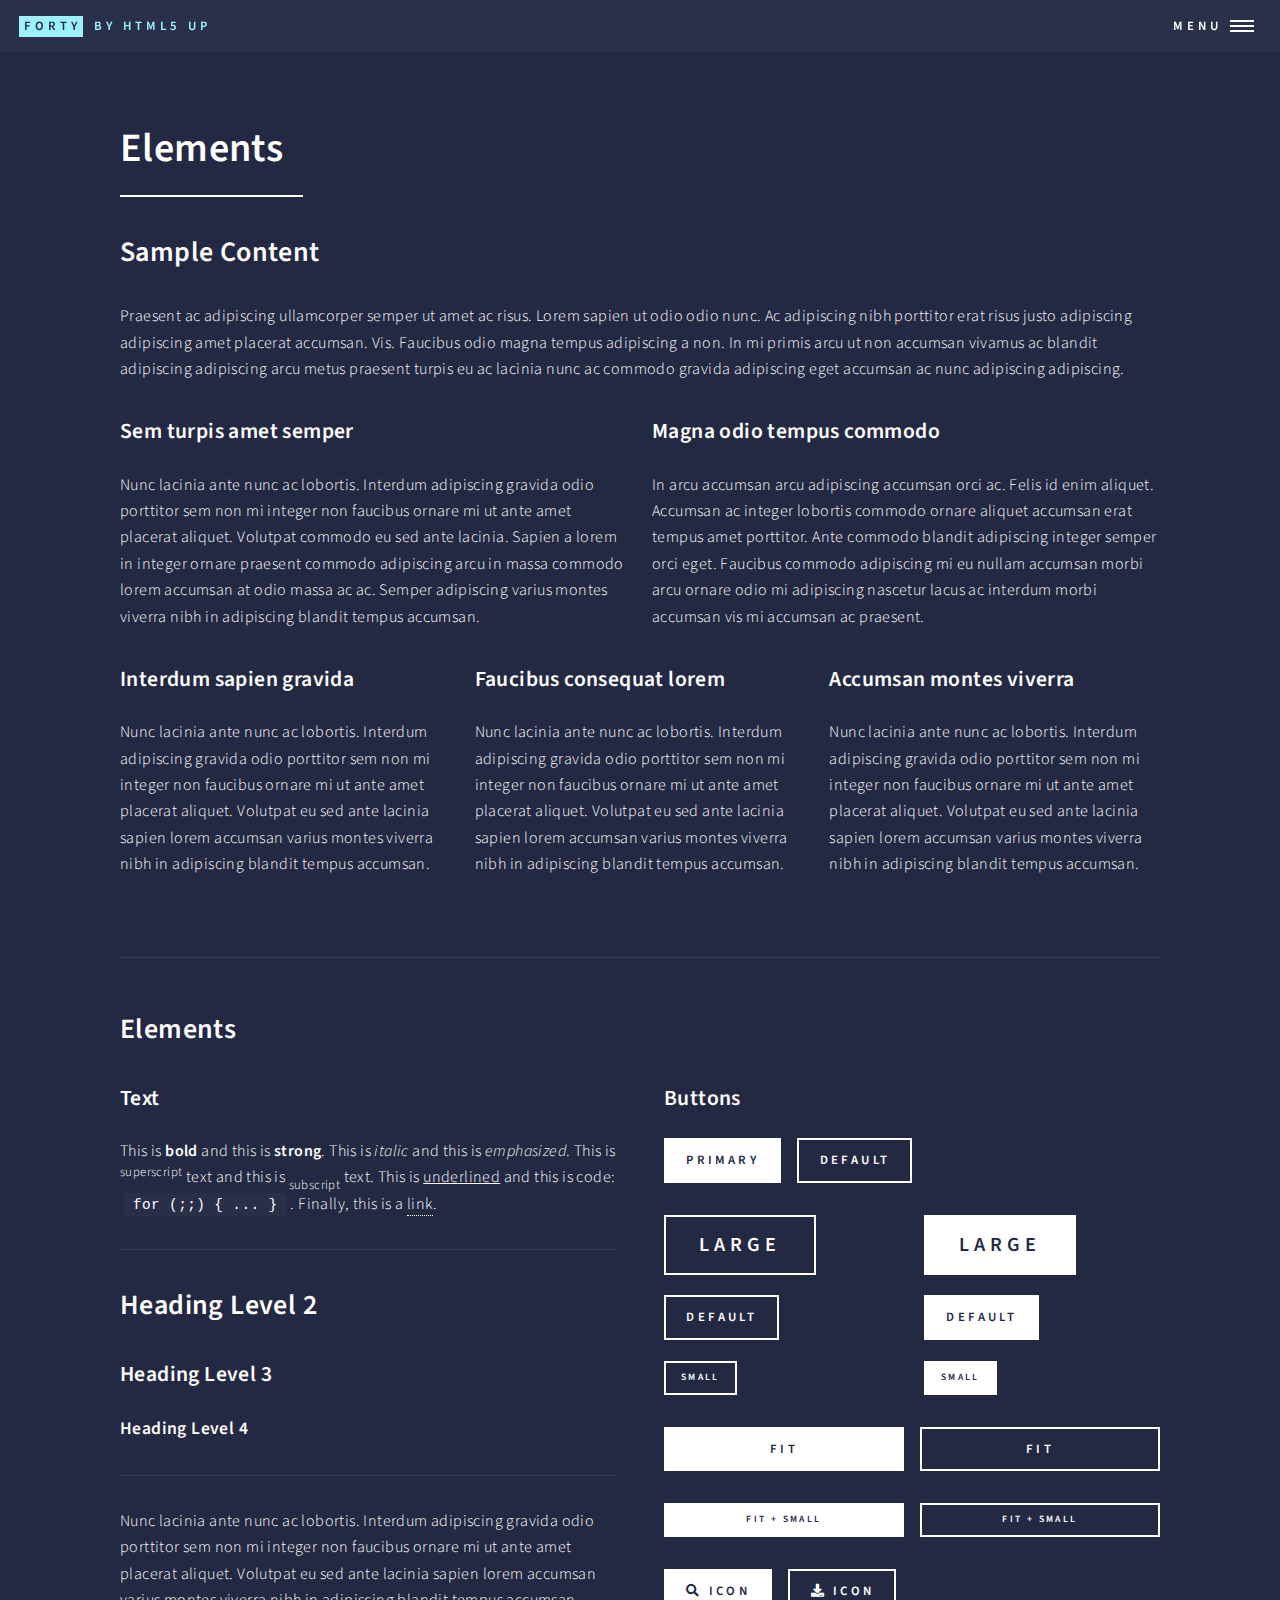
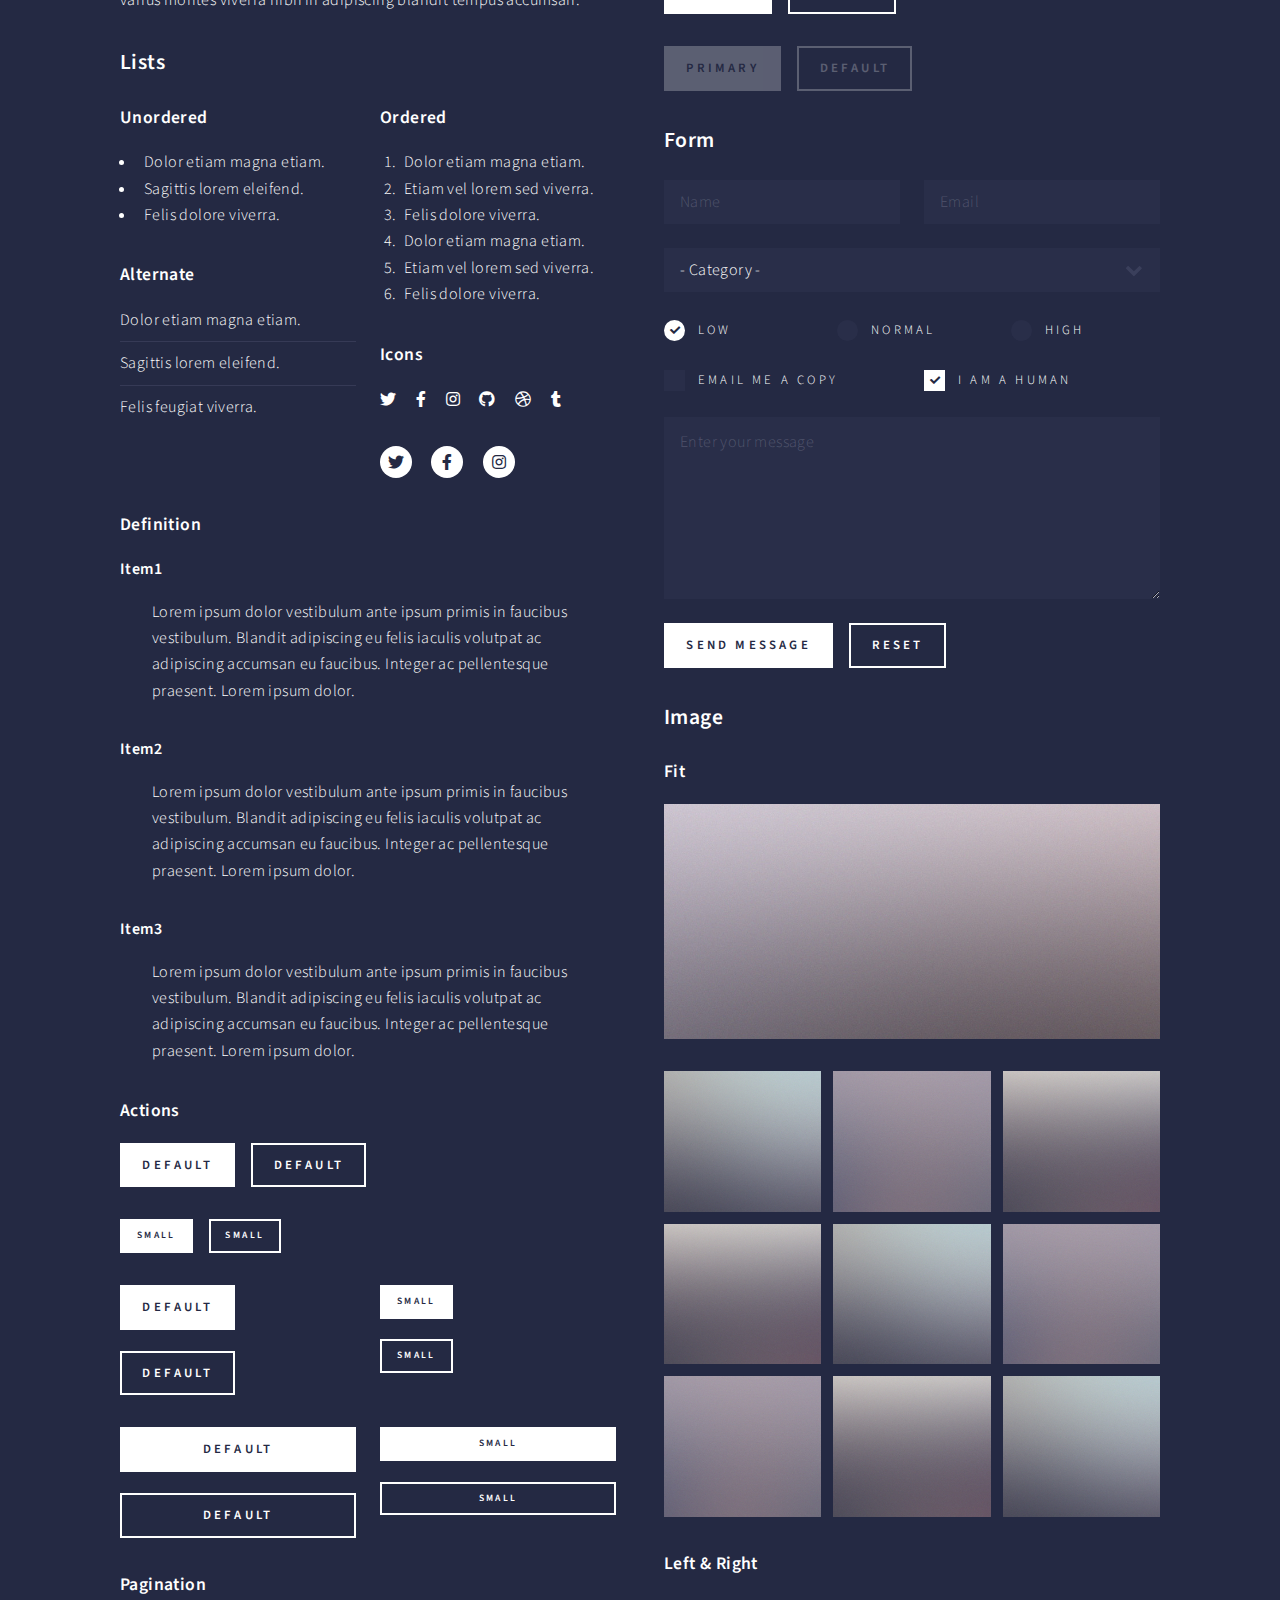
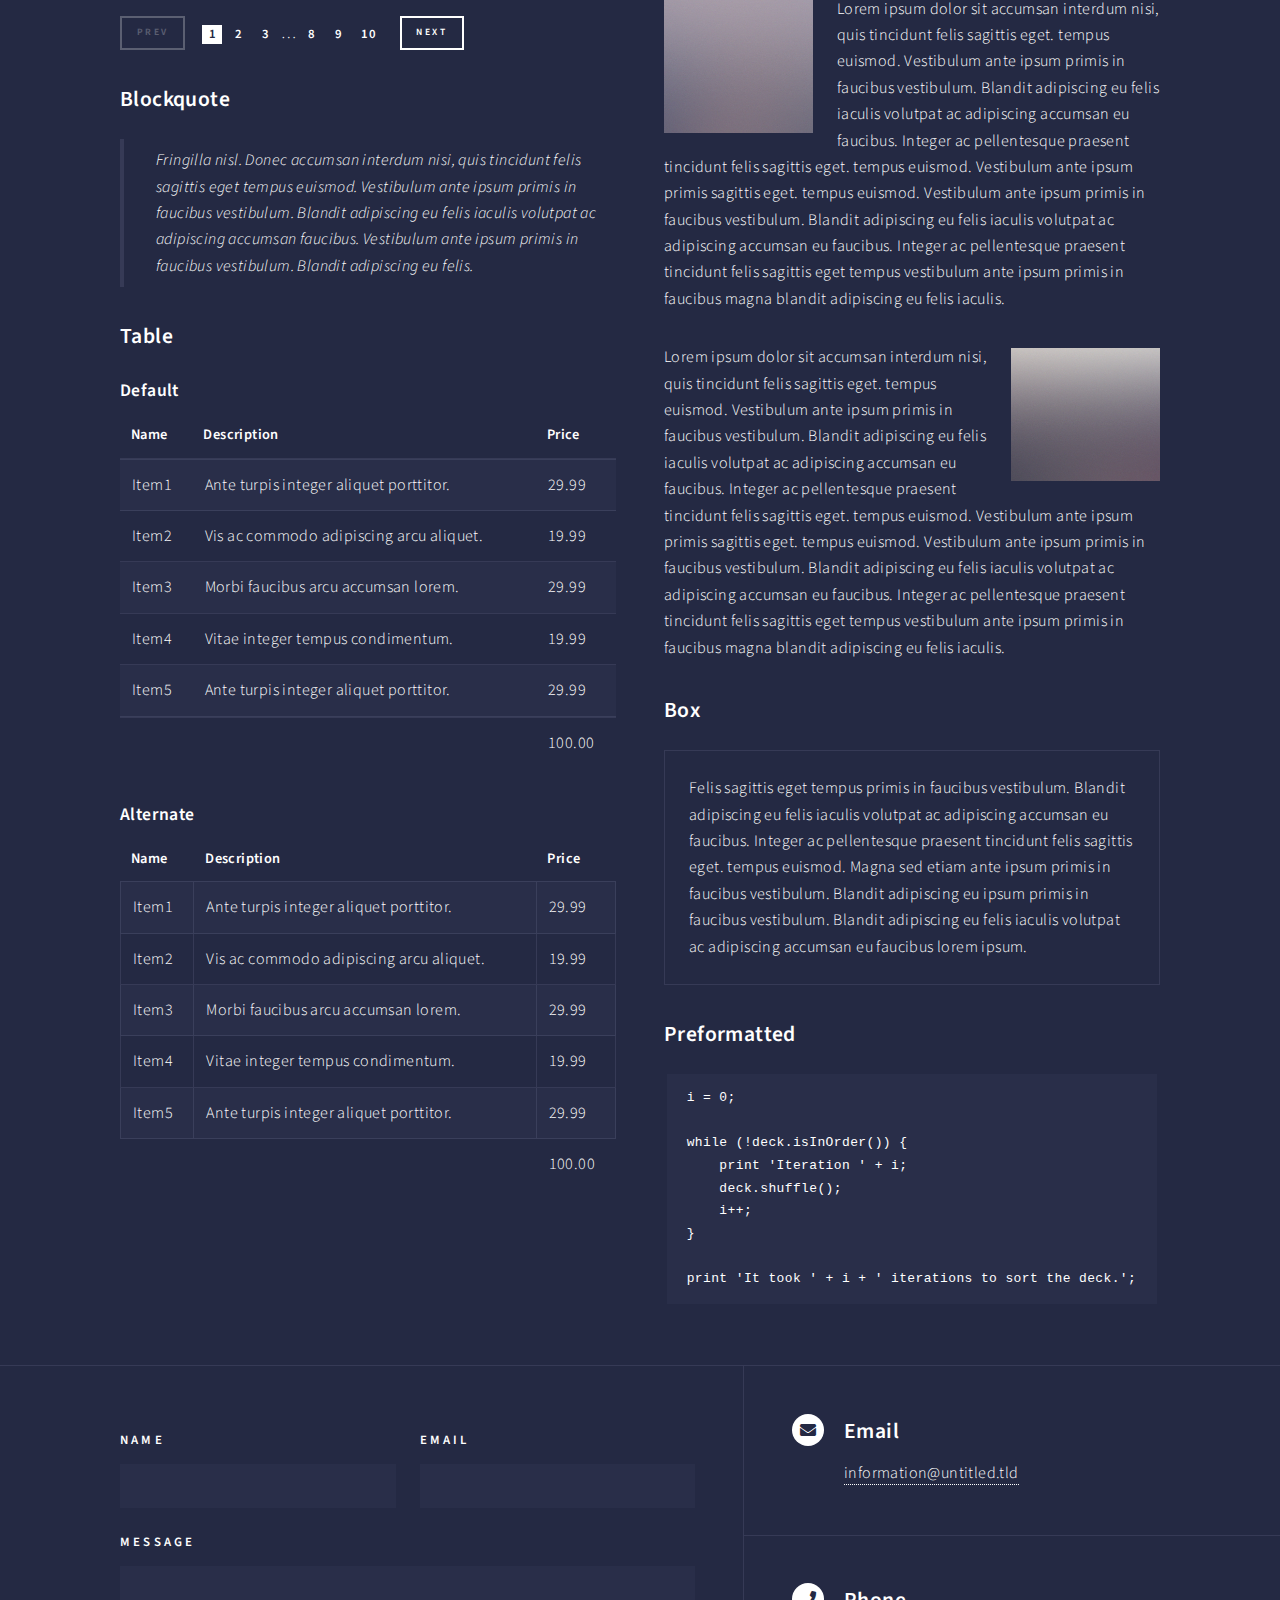
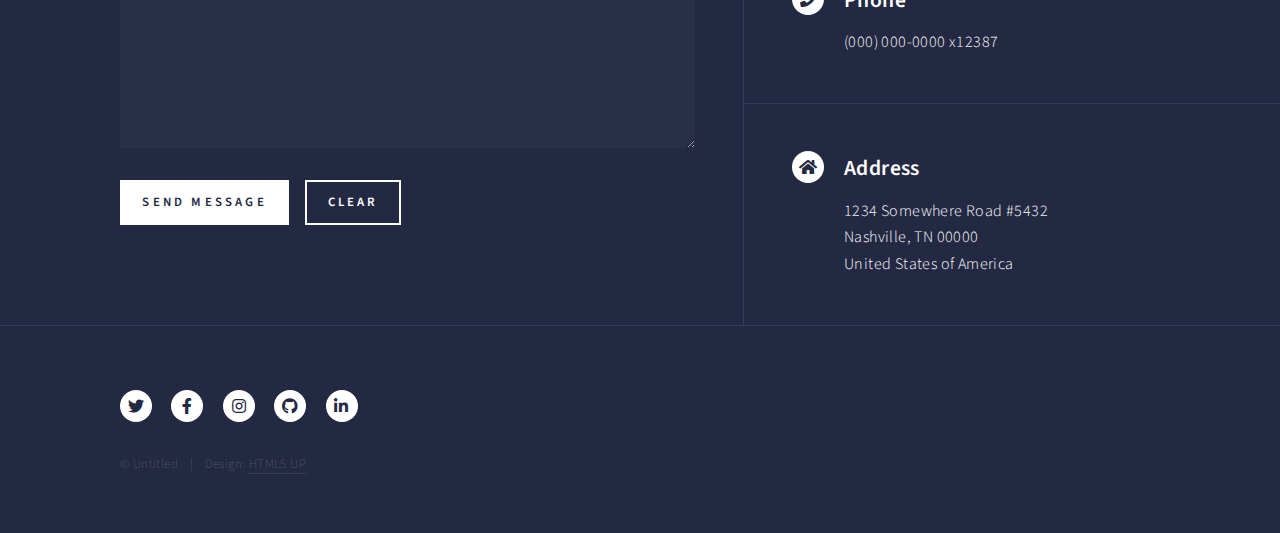
<file: html5up-forty/elements.html>
<!DOCTYPE HTML>
<!--
	Forty by HTML5 UP
	html5up.net | @ajlkn
	Free for personal and commercial use under the CCA 3.0 license (html5up.net/license)
-->
<html>
	<head>
		<title>Elements - Forty by HTML5 UP</title>
		<meta charset="utf-8" />
		<meta name="viewport" content="width=device-width, initial-scale=1, user-scalable=no" />
		<link rel="stylesheet" href="assets/css/main.css" />
		<noscript><link rel="stylesheet" href="assets/css/noscript.css" /></noscript>
	</head>
	<body class="is-preload">

		<!-- Wrapper -->
			<div id="wrapper">

				<!-- Header -->
					<header id="header">
						<a href="index.html" class="logo"><strong>Forty</strong> <span>by HTML5 UP</span></a>
						<nav>
							<a href="#menu">Menu</a>
						</nav>
					</header>

				<!-- Menu -->
					<nav id="menu">
						<ul class="links">
							<li><a href="index.html">Home</a></li>
							<li><a href="landing.html">Landing</a></li>
							<li><a href="generic.html">Generic</a></li>
							<li><a href="elements.html">Elements</a></li>
						</ul>
						<ul class="actions stacked">
							<li><a href="#" class="button primary fit">Get Started</a></li>
							<li><a href="#" class="button fit">Log In</a></li>
						</ul>
					</nav>

				<!-- Main -->
					<div id="main" class="alt">

						<!-- One -->
							<section id="one">
								<div class="inner">
									<header class="major">
										<h1>Elements</h1>
									</header>

									<!-- Content -->
										<h2 id="content">Sample Content</h2>
										<p>Praesent ac adipiscing ullamcorper semper ut amet ac risus. Lorem sapien ut odio odio nunc. Ac adipiscing nibh porttitor erat risus justo adipiscing adipiscing amet placerat accumsan. Vis. Faucibus odio magna tempus adipiscing a non. In mi primis arcu ut non accumsan vivamus ac blandit adipiscing adipiscing arcu metus praesent turpis eu ac lacinia nunc ac commodo gravida adipiscing eget accumsan ac nunc adipiscing adipiscing.</p>
										<div class="row">
											<div class="col-6 col-12-small">
												<h3>Sem turpis amet semper</h3>
												<p>Nunc lacinia ante nunc ac lobortis. Interdum adipiscing gravida odio porttitor sem non mi integer non faucibus ornare mi ut ante amet placerat aliquet. Volutpat commodo eu sed ante lacinia. Sapien a lorem in integer ornare praesent commodo adipiscing arcu in massa commodo lorem accumsan at odio massa ac ac. Semper adipiscing varius montes viverra nibh in adipiscing blandit tempus accumsan.</p>
											</div>
											<div class="col-6 col-12-small">
												<h3>Magna odio tempus commodo</h3>
												<p>In arcu accumsan arcu adipiscing accumsan orci ac. Felis id enim aliquet. Accumsan ac integer lobortis commodo ornare aliquet accumsan erat tempus amet porttitor. Ante commodo blandit adipiscing integer semper orci eget. Faucibus commodo adipiscing mi eu nullam accumsan morbi arcu ornare odio mi adipiscing nascetur lacus ac interdum morbi accumsan vis mi accumsan ac praesent.</p>
											</div>
											<!-- Break -->
											<div class="col-4 col-12-medium">
												<h3>Interdum sapien gravida</h3>
												<p>Nunc lacinia ante nunc ac lobortis. Interdum adipiscing gravida odio porttitor sem non mi integer non faucibus ornare mi ut ante amet placerat aliquet. Volutpat eu sed ante lacinia sapien lorem accumsan varius montes viverra nibh in adipiscing blandit tempus accumsan.</p>
											</div>
											<div class="col-4 col-12-medium">
												<h3>Faucibus consequat lorem</h3>
												<p>Nunc lacinia ante nunc ac lobortis. Interdum adipiscing gravida odio porttitor sem non mi integer non faucibus ornare mi ut ante amet placerat aliquet. Volutpat eu sed ante lacinia sapien lorem accumsan varius montes viverra nibh in adipiscing blandit tempus accumsan.</p>
											</div>
											<div class="col-4 col-12-medium">
												<h3>Accumsan montes viverra</h3>
												<p>Nunc lacinia ante nunc ac lobortis. Interdum adipiscing gravida odio porttitor sem non mi integer non faucibus ornare mi ut ante amet placerat aliquet. Volutpat eu sed ante lacinia sapien lorem accumsan varius montes viverra nibh in adipiscing blandit tempus accumsan.</p>
											</div>
										</div>

									<hr class="major" />

									<!-- Elements -->
										<h2 id="elements">Elements</h2>
										<div class="row gtr-200">
											<div class="col-6 col-12-medium">

												<!-- Text stuff -->
													<h3>Text</h3>
													<p>This is <b>bold</b> and this is <strong>strong</strong>. This is <i>italic</i> and this is <em>emphasized</em>.
													This is <sup>superscript</sup> text and this is <sub>subscript</sub> text.
													This is <u>underlined</u> and this is code: <code>for (;;) { ... }</code>.
													Finally, this is a <a href="#">link</a>.</p>
													<hr />
													<h2>Heading Level 2</h2>
													<h3>Heading Level 3</h3>
													<h4>Heading Level 4</h4>
													<hr />
													<p>Nunc lacinia ante nunc ac lobortis. Interdum adipiscing gravida odio porttitor sem non mi integer non faucibus ornare mi ut ante amet placerat aliquet. Volutpat eu sed ante lacinia sapien lorem accumsan varius montes viverra nibh in adipiscing blandit tempus accumsan.</p>

												<!-- Lists -->
													<h3>Lists</h3>
													<div class="row">
														<div class="col-6 col-12-small">

															<h4>Unordered</h4>
															<ul>
																<li>Dolor etiam magna etiam.</li>
																<li>Sagittis lorem eleifend.</li>
																<li>Felis dolore viverra.</li>
															</ul>

															<h4>Alternate</h4>
															<ul class="alt">
																<li>Dolor etiam magna etiam.</li>
																<li>Sagittis lorem eleifend.</li>
																<li>Felis feugiat viverra.</li>
															</ul>

														</div>
														<div class="col-6 col-12-small">

															<h4>Ordered</h4>
															<ol>
																<li>Dolor etiam magna etiam.</li>
																<li>Etiam vel lorem sed viverra.</li>
																<li>Felis dolore viverra.</li>
																<li>Dolor etiam magna etiam.</li>
																<li>Etiam vel lorem sed viverra.</li>
																<li>Felis dolore viverra.</li>
															</ol>

															<h4>Icons</h4>
															<ul class="icons">
																<li><a href="#" class="icon brands fa-twitter"><span class="label">Twitter</span></a></li>
																<li><a href="#" class="icon brands fa-facebook-f"><span class="label">Facebook</span></a></li>
																<li><a href="#" class="icon brands fa-instagram"><span class="label">Instagram</span></a></li>
																<li><a href="#" class="icon brands fa-github"><span class="label">Github</span></a></li>
																<li><a href="#" class="icon brands fa-dribbble"><span class="label">Dribbble</span></a></li>
																<li><a href="#" class="icon brands fa-tumblr"><span class="label">Tumblr</span></a></li>
															</ul>
															<ul class="icons">
																<li><a href="#" class="icon brands alt fa-twitter"><span class="label">Twitter</span></a></li>
																<li><a href="#" class="icon brands alt fa-facebook-f"><span class="label">Facebook</span></a></li>
																<li><a href="#" class="icon brands alt fa-instagram"><span class="label">Instagram</span></a></li>
															</ul>

														</div>
													</div>
													<h4>Definition</h4>
													<dl>
														<dt>Item1</dt>
														<dd>
															<p>Lorem ipsum dolor vestibulum ante ipsum primis in faucibus vestibulum. Blandit adipiscing eu felis iaculis volutpat ac adipiscing accumsan eu faucibus. Integer ac pellentesque praesent. Lorem ipsum dolor.</p>
														</dd>
														<dt>Item2</dt>
														<dd>
															<p>Lorem ipsum dolor vestibulum ante ipsum primis in faucibus vestibulum. Blandit adipiscing eu felis iaculis volutpat ac adipiscing accumsan eu faucibus. Integer ac pellentesque praesent. Lorem ipsum dolor.</p>
														</dd>
														<dt>Item3</dt>
														<dd>
															<p>Lorem ipsum dolor vestibulum ante ipsum primis in faucibus vestibulum. Blandit adipiscing eu felis iaculis volutpat ac adipiscing accumsan eu faucibus. Integer ac pellentesque praesent. Lorem ipsum dolor.</p>
														</dd>
													</dl>

													<h4>Actions</h4>
													<ul class="actions">
														<li><a href="#" class="button primary">Default</a></li>
														<li><a href="#" class="button">Default</a></li>
													</ul>
													<ul class="actions small">
														<li><a href="#" class="button primary small">Small</a></li>
														<li><a href="#" class="button small">Small</a></li>
													</ul>
													<div class="row">
														<div class="col-6 col-12-small">
															<ul class="actions stacked">
																<li><a href="#" class="button primary">Default</a></li>
																<li><a href="#" class="button">Default</a></li>
															</ul>
														</div>
														<div class="col-6 col-12-small">
															<ul class="actions stacked">
																<li><a href="#" class="button primary small">Small</a></li>
																<li><a href="#" class="button small">Small</a></li>
															</ul>
														</div>
														<div class="col-6 col-12-small">
															<ul class="actions stacked">
																<li><a href="#" class="button primary fit">Default</a></li>
																<li><a href="#" class="button fit">Default</a></li>
															</ul>
														</div>
														<div class="col-6 col-12-small">
															<ul class="actions stacked">
																<li><a href="#" class="button primary small fit">Small</a></li>
																<li><a href="#" class="button small fit">Small</a></li>
															</ul>
														</div>
													</div>

													<h4>Pagination</h4>
													<ul class="pagination">
														<li><span class="button small disabled">Prev</span></li>
														<li><a href="#" class="page active">1</a></li>
														<li><a href="#" class="page">2</a></li>
														<li><a href="#" class="page">3</a></li>
														<li><span>&hellip;</span></li>
														<li><a href="#" class="page">8</a></li>
														<li><a href="#" class="page">9</a></li>
														<li><a href="#" class="page">10</a></li>
														<li><a href="#" class="button small">Next</a></li>
													</ul>

												<!-- Blockquote -->
													<h3>Blockquote</h3>
													<blockquote>Fringilla nisl. Donec accumsan interdum nisi, quis tincidunt felis sagittis eget tempus euismod. Vestibulum ante ipsum primis in faucibus vestibulum. Blandit adipiscing eu felis iaculis volutpat ac adipiscing accumsan faucibus. Vestibulum ante ipsum primis in faucibus vestibulum. Blandit adipiscing eu felis.</blockquote>

												<!-- Table -->
													<h3>Table</h3>

													<h4>Default</h4>
													<div class="table-wrapper">
														<table>
															<thead>
																<tr>
																	<th>Name</th>
																	<th>Description</th>
																	<th>Price</th>
																</tr>
															</thead>
															<tbody>
																<tr>
																	<td>Item1</td>
																	<td>Ante turpis integer aliquet porttitor.</td>
																	<td>29.99</td>
																</tr>
																<tr>
																	<td>Item2</td>
																	<td>Vis ac commodo adipiscing arcu aliquet.</td>
																	<td>19.99</td>
																</tr>
																<tr>
																	<td>Item3</td>
																	<td> Morbi faucibus arcu accumsan lorem.</td>
																	<td>29.99</td>
																</tr>
																<tr>
																	<td>Item4</td>
																	<td>Vitae integer tempus condimentum.</td>
																	<td>19.99</td>
																</tr>
																<tr>
																	<td>Item5</td>
																	<td>Ante turpis integer aliquet porttitor.</td>
																	<td>29.99</td>
																</tr>
															</tbody>
															<tfoot>
																<tr>
																	<td colspan="2"></td>
																	<td>100.00</td>
																</tr>
															</tfoot>
														</table>
													</div>

													<h4>Alternate</h4>
													<div class="table-wrapper">
														<table class="alt">
															<thead>
																<tr>
																	<th>Name</th>
																	<th>Description</th>
																	<th>Price</th>
																</tr>
															</thead>
															<tbody>
																<tr>
																	<td>Item1</td>
																	<td>Ante turpis integer aliquet porttitor.</td>
																	<td>29.99</td>
																</tr>
																<tr>
																	<td>Item2</td>
																	<td>Vis ac commodo adipiscing arcu aliquet.</td>
																	<td>19.99</td>
																</tr>
																<tr>
																	<td>Item3</td>
																	<td> Morbi faucibus arcu accumsan lorem.</td>
																	<td>29.99</td>
																</tr>
																<tr>
																	<td>Item4</td>
																	<td>Vitae integer tempus condimentum.</td>
																	<td>19.99</td>
																</tr>
																<tr>
																	<td>Item5</td>
																	<td>Ante turpis integer aliquet porttitor.</td>
																	<td>29.99</td>
																</tr>
															</tbody>
															<tfoot>
																<tr>
																	<td colspan="2"></td>
																	<td>100.00</td>
																</tr>
															</tfoot>
														</table>
													</div>

											</div>
											<div class="col-6 col-12-medium">

												<!-- Buttons -->
													<h3>Buttons</h3>
													<ul class="actions">
														<li><a href="#" class="button primary">Primary</a></li>
														<li><a href="#" class="button">Default</a></li>
													</ul>
													<div class="row">
														<div class="col-6 col-12-xsmall">
															<ul class="actions stacked">
																<li><a href="#" class="button large">Large</a></li>
																<li><a href="#" class="button">Default</a></li>
																<li><a href="#" class="button small">Small</a></li>
															</ul>
														</div>
														<div class="col-6 col-12-xsmall">
															<ul class="actions stacked">
																<li><a href="#" class="button primary large">Large</a></li>
																<li><a href="#" class="button primary">Default</a></li>
																<li><a href="#" class="button primary small">Small</a></li>
															</ul>
														</div>
													</div>
													<ul class="actions fit">
														<li><a href="#" class="button primary fit">Fit</a></li>
														<li><a href="#" class="button fit">Fit</a></li>
													</ul>
													<ul class="actions fit small">
														<li><a href="#" class="button primary fit small">Fit + Small</a></li>
														<li><a href="#" class="button fit small">Fit + Small</a></li>
													</ul>
													<ul class="actions">
														<li><a href="#" class="button primary icon solid fa-search">Icon</a></li>
														<li><a href="#" class="button icon solid fa-download">Icon</a></li>
													</ul>
													<ul class="actions">
														<li><span class="button primary disabled">Primary</span></li>
														<li><span class="button disabled">Default</span></li>
													</ul>

												<!-- Form -->
													<h3>Form</h3>

													<form method="post" action="#">
														<div class="row gtr-uniform">
															<div class="col-6 col-12-xsmall">
																<input type="text" name="demo-name" id="demo-name" value="" placeholder="Name" />
															</div>
															<div class="col-6 col-12-xsmall">
																<input type="email" name="demo-email" id="demo-email" value="" placeholder="Email" />
															</div>
															<!-- Break -->
															<div class="col-12">
																<select name="demo-category" id="demo-category">
																	<option value="">- Category -</option>
																	<option value="1">Manufacturing</option>
																	<option value="1">Shipping</option>
																	<option value="1">Administration</option>
																	<option value="1">Human Resources</option>
																</select>
															</div>
															<!-- Break -->
															<div class="col-4 col-12-small">
																<input type="radio" id="demo-priority-low" name="demo-priority" checked>
																<label for="demo-priority-low">Low</label>
															</div>
															<div class="col-4 col-12-small">
																<input type="radio" id="demo-priority-normal" name="demo-priority">
																<label for="demo-priority-normal">Normal</label>
															</div>
															<div class="col-4 col-12-small">
																<input type="radio" id="demo-priority-high" name="demo-priority">
																<label for="demo-priority-high">High</label>
															</div>
															<!-- Break -->
															<div class="col-6 col-12-small">
																<input type="checkbox" id="demo-copy" name="demo-copy">
																<label for="demo-copy">Email me a copy</label>
															</div>
															<div class="col-6 col-12-small">
																<input type="checkbox" id="demo-human" name="demo-human" checked>
																<label for="demo-human">I am a human</label>
															</div>
															<!-- Break -->
															<div class="col-12">
																<textarea name="demo-message" id="demo-message" placeholder="Enter your message" rows="6"></textarea>
															</div>
															<!-- Break -->
															<div class="col-12">
																<ul class="actions">
																	<li><input type="submit" value="Send Message" class="primary" /></li>
																	<li><input type="reset" value="Reset" /></li>
																</ul>
															</div>
														</div>
													</form>

												<!-- Image -->
													<h3>Image</h3>

													<h4>Fit</h4>
													<span class="image fit"><img src="images/pic03.jpg" alt="" /></span>
													<div class="box alt">
														<div class="row gtr-50 gtr-uniform">
															<div class="col-4"><span class="image fit"><img src="images/pic08.jpg" alt="" /></span></div>
															<div class="col-4"><span class="image fit"><img src="images/pic09.jpg" alt="" /></span></div>
															<div class="col-4"><span class="image fit"><img src="images/pic10.jpg" alt="" /></span></div>
															<!-- Break -->
															<div class="col-4"><span class="image fit"><img src="images/pic10.jpg" alt="" /></span></div>
															<div class="col-4"><span class="image fit"><img src="images/pic08.jpg" alt="" /></span></div>
															<div class="col-4"><span class="image fit"><img src="images/pic09.jpg" alt="" /></span></div>
															<!-- Break -->
															<div class="col-4"><span class="image fit"><img src="images/pic09.jpg" alt="" /></span></div>
															<div class="col-4"><span class="image fit"><img src="images/pic10.jpg" alt="" /></span></div>
															<div class="col-4"><span class="image fit"><img src="images/pic08.jpg" alt="" /></span></div>
														</div>
													</div>

													<h4>Left &amp; Right</h4>
													<p><span class="image left"><img src="images/pic09.jpg" alt="" /></span>Lorem ipsum dolor sit accumsan interdum nisi, quis tincidunt felis sagittis eget. tempus euismod. Vestibulum ante ipsum primis in faucibus vestibulum. Blandit adipiscing eu felis iaculis volutpat ac adipiscing accumsan eu faucibus. Integer ac pellentesque praesent tincidunt felis sagittis eget. tempus euismod. Vestibulum ante ipsum primis sagittis eget. tempus euismod. Vestibulum ante ipsum primis in faucibus vestibulum. Blandit adipiscing eu felis iaculis volutpat ac adipiscing accumsan eu faucibus. Integer ac pellentesque praesent tincidunt felis sagittis eget tempus vestibulum ante ipsum primis in faucibus magna blandit adipiscing eu felis iaculis.</p>
													<p><span class="image right"><img src="images/pic10.jpg" alt="" /></span>Lorem ipsum dolor sit accumsan interdum nisi, quis tincidunt felis sagittis eget. tempus euismod. Vestibulum ante ipsum primis in faucibus vestibulum. Blandit adipiscing eu felis iaculis volutpat ac adipiscing accumsan eu faucibus. Integer ac pellentesque praesent tincidunt felis sagittis eget. tempus euismod. Vestibulum ante ipsum primis sagittis eget. tempus euismod. Vestibulum ante ipsum primis in faucibus vestibulum. Blandit adipiscing eu felis iaculis volutpat ac adipiscing accumsan eu faucibus. Integer ac pellentesque praesent tincidunt felis sagittis eget tempus vestibulum ante ipsum primis in faucibus magna blandit adipiscing eu felis iaculis.</p>

												<!-- Box -->
													<h3>Box</h3>
													<div class="box">
														<p>Felis sagittis eget tempus primis in faucibus vestibulum. Blandit adipiscing eu felis iaculis volutpat ac adipiscing accumsan eu faucibus. Integer ac pellentesque praesent tincidunt felis sagittis eget. tempus euismod. Magna sed etiam ante ipsum primis in faucibus vestibulum. Blandit adipiscing eu ipsum primis in faucibus vestibulum. Blandit adipiscing eu felis iaculis volutpat ac adipiscing accumsan eu faucibus lorem ipsum.</p>
													</div>

												<!-- Preformatted Code -->
													<h3>Preformatted</h3>
													<pre><code>i = 0;

while (!deck.isInOrder()) {
    print 'Iteration ' + i;
    deck.shuffle();
    i++;
}

print 'It took ' + i + ' iterations to sort the deck.';
</code></pre>

											</div>
										</div>

								</div>
							</section>

					</div>

				<!-- Contact -->
					<section id="contact">
						<div class="inner">
							<section>
								<form method="post" action="#">
									<div class="fields">
										<div class="field half">
											<label for="name">Name</label>
											<input type="text" name="name" id="name" />
										</div>
										<div class="field half">
											<label for="email">Email</label>
											<input type="text" name="email" id="email" />
										</div>
										<div class="field">
											<label for="message">Message</label>
											<textarea name="message" id="message" rows="6"></textarea>
										</div>
									</div>
									<ul class="actions">
										<li><input type="submit" value="Send Message" class="primary" /></li>
										<li><input type="reset" value="Clear" /></li>
									</ul>
								</form>
							</section>
							<section class="split">
								<section>
									<div class="contact-method">
										<span class="icon solid alt fa-envelope"></span>
										<h3>Email</h3>
										<a href="#">information@untitled.tld</a>
									</div>
								</section>
								<section>
									<div class="contact-method">
										<span class="icon solid alt fa-phone"></span>
										<h3>Phone</h3>
										<span>(000) 000-0000 x12387</span>
									</div>
								</section>
								<section>
									<div class="contact-method">
										<span class="icon solid alt fa-home"></span>
										<h3>Address</h3>
										<span>1234 Somewhere Road #5432<br />
										Nashville, TN 00000<br />
										United States of America</span>
									</div>
								</section>
							</section>
						</div>
					</section>

				<!-- Footer -->
					<footer id="footer">
						<div class="inner">
							<ul class="icons">
								<li><a href="#" class="icon brands alt fa-twitter"><span class="label">Twitter</span></a></li>
								<li><a href="#" class="icon brands alt fa-facebook-f"><span class="label">Facebook</span></a></li>
								<li><a href="#" class="icon brands alt fa-instagram"><span class="label">Instagram</span></a></li>
								<li><a href="#" class="icon brands alt fa-github"><span class="label">GitHub</span></a></li>
								<li><a href="#" class="icon brands alt fa-linkedin-in"><span class="label">LinkedIn</span></a></li>
							</ul>
							<ul class="copyright">
								<li>&copy; Untitled</li><li>Design: <a href="https://html5up.net">HTML5 UP</a></li>
							</ul>
						</div>
					</footer>

			</div>

		<!-- Scripts -->
			<script src="assets/js/jquery.min.js"></script>
			<script src="assets/js/jquery.scrolly.min.js"></script>
			<script src="assets/js/jquery.scrollex.min.js"></script>
			<script src="assets/js/browser.min.js"></script>
			<script src="assets/js/breakpoints.min.js"></script>
			<script src="assets/js/util.js"></script>
			<script src="assets/js/main.js"></script>

	</body>
</html>
</file>
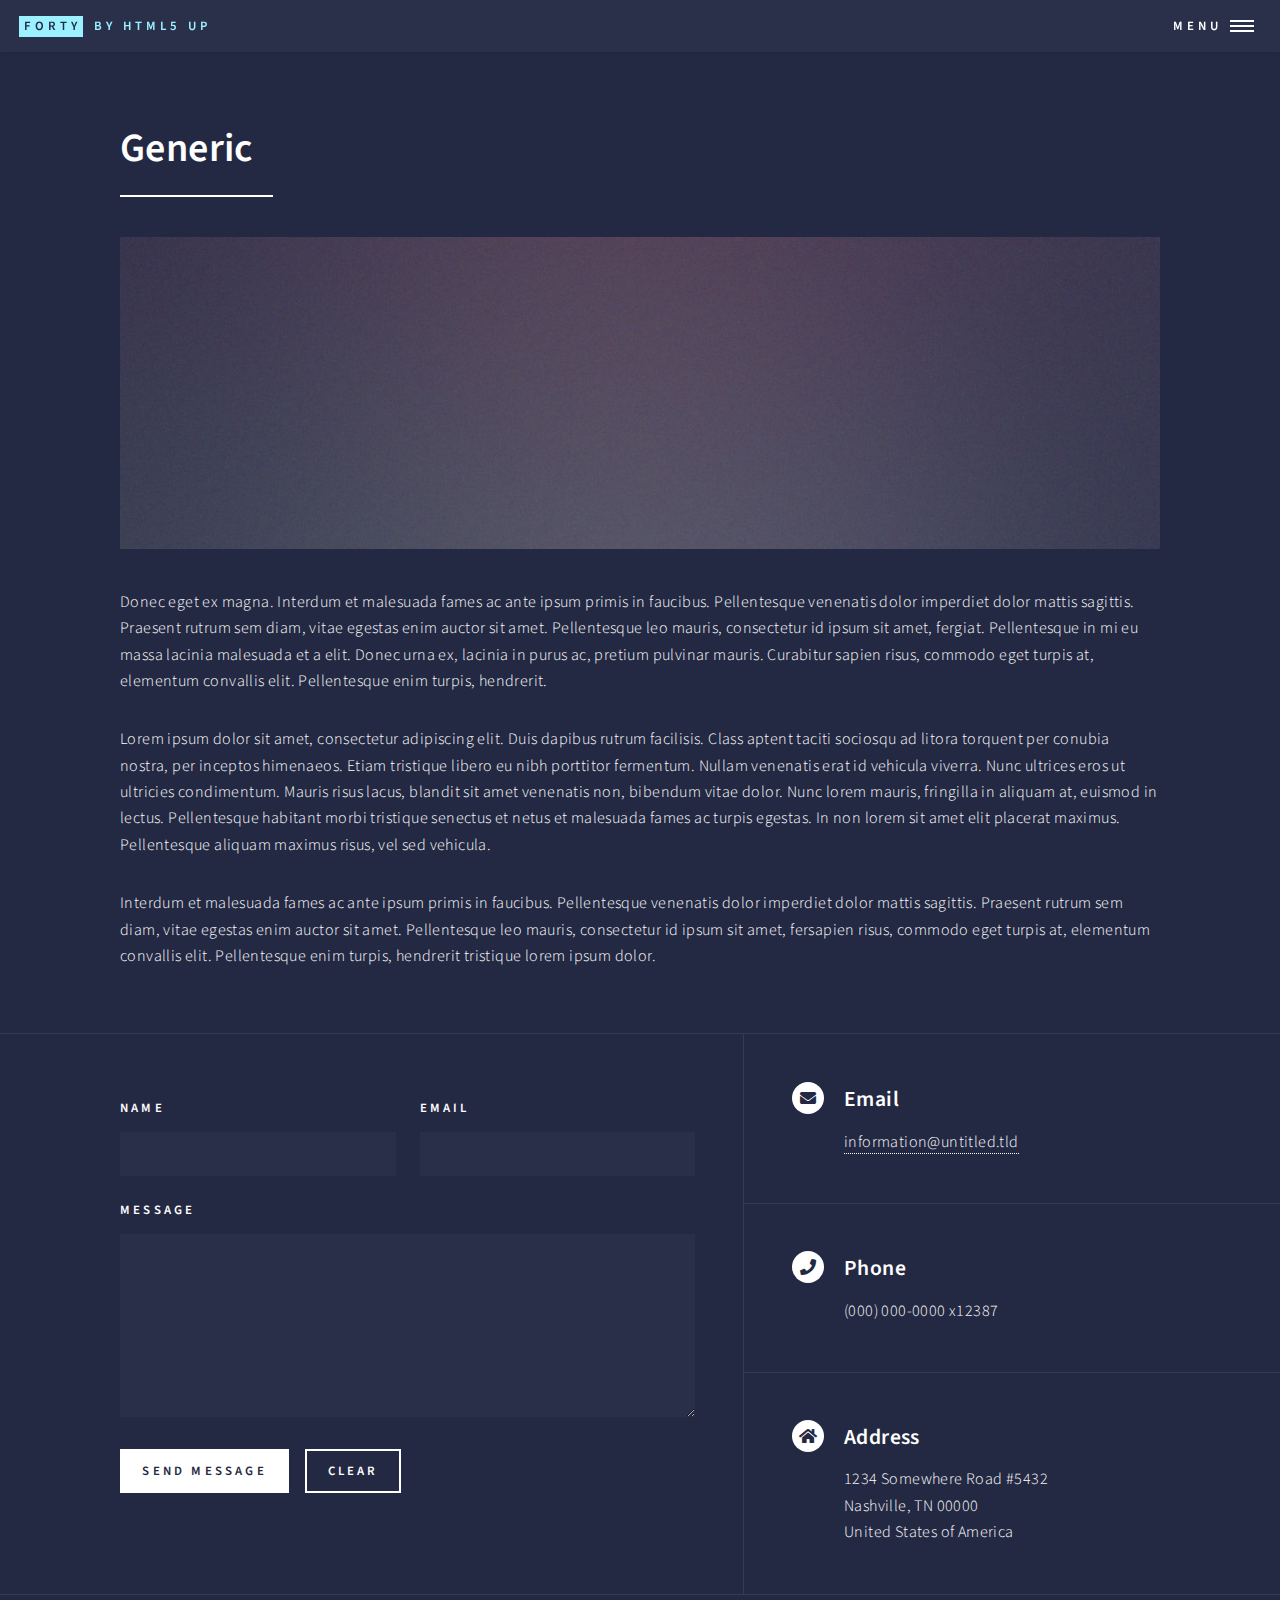
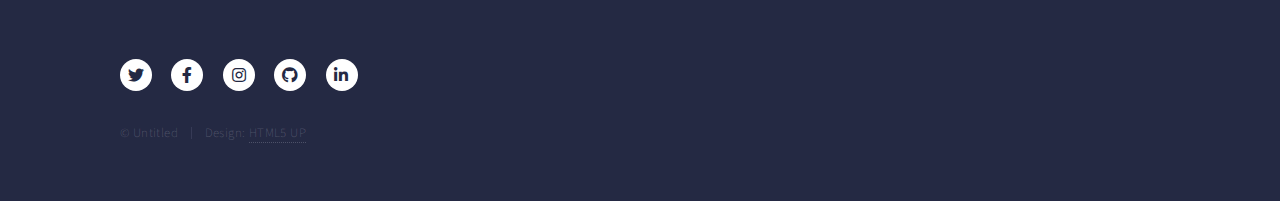
<file: html5up-forty/generic.html>
<!DOCTYPE HTML>
<!--
	Forty by HTML5 UP
	html5up.net | @ajlkn
	Free for personal and commercial use under the CCA 3.0 license (html5up.net/license)
-->
<html>
	<head>
		<title>Generic - Forty by HTML5 UP</title>
		<meta charset="utf-8" />
		<meta name="viewport" content="width=device-width, initial-scale=1, user-scalable=no" />
		<link rel="stylesheet" href="assets/css/main.css" />
		<noscript><link rel="stylesheet" href="assets/css/noscript.css" /></noscript>
	</head>
	<body class="is-preload">

		<!-- Wrapper -->
			<div id="wrapper">

				<!-- Header -->
					<header id="header">
						<a href="index.html" class="logo"><strong>Forty</strong> <span>by HTML5 UP</span></a>
						<nav>
							<a href="#menu">Menu</a>
						</nav>
					</header>

				<!-- Menu -->
					<nav id="menu">
						<ul class="links">
							<li><a href="index.html">Home</a></li>
							<li><a href="landing.html">Landing</a></li>
							<li><a href="generic.html">Generic</a></li>
							<li><a href="elements.html">Elements</a></li>
						</ul>
						<ul class="actions stacked">
							<li><a href="#" class="button primary fit">Get Started</a></li>
							<li><a href="#" class="button fit">Log In</a></li>
						</ul>
					</nav>

				<!-- Main -->
					<div id="main" class="alt">

						<!-- One -->
							<section id="one">
								<div class="inner">
									<header class="major">
										<h1>Generic</h1>
									</header>
									<span class="image main"><img src="images/pic11.jpg" alt="" /></span>
									<p>Donec eget ex magna. Interdum et malesuada fames ac ante ipsum primis in faucibus. Pellentesque venenatis dolor imperdiet dolor mattis sagittis. Praesent rutrum sem diam, vitae egestas enim auctor sit amet. Pellentesque leo mauris, consectetur id ipsum sit amet, fergiat. Pellentesque in mi eu massa lacinia malesuada et a elit. Donec urna ex, lacinia in purus ac, pretium pulvinar mauris. Curabitur sapien risus, commodo eget turpis at, elementum convallis elit. Pellentesque enim turpis, hendrerit.</p>
									<p>Lorem ipsum dolor sit amet, consectetur adipiscing elit. Duis dapibus rutrum facilisis. Class aptent taciti sociosqu ad litora torquent per conubia nostra, per inceptos himenaeos. Etiam tristique libero eu nibh porttitor fermentum. Nullam venenatis erat id vehicula viverra. Nunc ultrices eros ut ultricies condimentum. Mauris risus lacus, blandit sit amet venenatis non, bibendum vitae dolor. Nunc lorem mauris, fringilla in aliquam at, euismod in lectus. Pellentesque habitant morbi tristique senectus et netus et malesuada fames ac turpis egestas. In non lorem sit amet elit placerat maximus. Pellentesque aliquam maximus risus, vel sed vehicula.</p>
									<p>Interdum et malesuada fames ac ante ipsum primis in faucibus. Pellentesque venenatis dolor imperdiet dolor mattis sagittis. Praesent rutrum sem diam, vitae egestas enim auctor sit amet. Pellentesque leo mauris, consectetur id ipsum sit amet, fersapien risus, commodo eget turpis at, elementum convallis elit. Pellentesque enim turpis, hendrerit tristique lorem ipsum dolor.</p>
								</div>
							</section>

					</div>

				<!-- Contact -->
					<section id="contact">
						<div class="inner">
							<section>
								<form method="post" action="#">
									<div class="fields">
										<div class="field half">
											<label for="name">Name</label>
											<input type="text" name="name" id="name" />
										</div>
										<div class="field half">
											<label for="email">Email</label>
											<input type="text" name="email" id="email" />
										</div>
										<div class="field">
											<label for="message">Message</label>
											<textarea name="message" id="message" rows="6"></textarea>
										</div>
									</div>
									<ul class="actions">
										<li><input type="submit" value="Send Message" class="primary" /></li>
										<li><input type="reset" value="Clear" /></li>
									</ul>
								</form>
							</section>
							<section class="split">
								<section>
									<div class="contact-method">
										<span class="icon solid alt fa-envelope"></span>
										<h3>Email</h3>
										<a href="#">information@untitled.tld</a>
									</div>
								</section>
								<section>
									<div class="contact-method">
										<span class="icon solid alt fa-phone"></span>
										<h3>Phone</h3>
										<span>(000) 000-0000 x12387</span>
									</div>
								</section>
								<section>
									<div class="contact-method">
										<span class="icon solid alt fa-home"></span>
										<h3>Address</h3>
										<span>1234 Somewhere Road #5432<br />
										Nashville, TN 00000<br />
										United States of America</span>
									</div>
								</section>
							</section>
						</div>
					</section>

				<!-- Footer -->
					<footer id="footer">
						<div class="inner">
							<ul class="icons">
								<li><a href="#" class="icon brands alt fa-twitter"><span class="label">Twitter</span></a></li>
								<li><a href="#" class="icon brands alt fa-facebook-f"><span class="label">Facebook</span></a></li>
								<li><a href="#" class="icon brands alt fa-instagram"><span class="label">Instagram</span></a></li>
								<li><a href="#" class="icon brands alt fa-github"><span class="label">GitHub</span></a></li>
								<li><a href="#" class="icon brands alt fa-linkedin-in"><span class="label">LinkedIn</span></a></li>
							</ul>
							<ul class="copyright">
								<li>&copy; Untitled</li><li>Design: <a href="https://html5up.net">HTML5 UP</a></li>
							</ul>
						</div>
					</footer>

			</div>

		<!-- Scripts -->
			<script src="assets/js/jquery.min.js"></script>
			<script src="assets/js/jquery.scrolly.min.js"></script>
			<script src="assets/js/jquery.scrollex.min.js"></script>
			<script src="assets/js/browser.min.js"></script>
			<script src="assets/js/breakpoints.min.js"></script>
			<script src="assets/js/util.js"></script>
			<script src="assets/js/main.js"></script>

	</body>
</html>
</file>
<file: html5up-forty/assets/css/noscript.css>
/*
	Forty by HTML5 UP
	html5up.net | @ajlkn
	Free for personal and commercial use under the CCA 3.0 license (html5up.net/license)
*/

/* Banner */

	body.is-preload #banner:after {
		opacity: 0.85;
	}

	body.is-preload #banner > .inner {
		-moz-filter: none;
		-webkit-filter: none;
		-ms-filter: none;
		filter: none;
		-moz-transform: none;
		-webkit-transform: none;
		-ms-transform: none;
		transform: none;
		opacity: 1;
	}
</file>
<file: html5up-forty/assets/css/main.css>
@import url(fontawesome-all.min.css);
@import url("https://fonts.googleapis.com/css?family=Source+Sans+Pro:300,300italic,600,600italic");

/*
	Forty by HTML5 UP
	html5up.net | @ajlkn
	Free for personal and commercial use under the CCA 3.0 license (html5up.net/license)
*/

html, body, div, span, applet, object,
iframe, h1, h2, h3, h4, h5, h6, p, blockquote,
pre, a, abbr, acronym, address, big, cite,
code, del, dfn, em, img, ins, kbd, q, s, samp,
small, strike, strong, sub, sup, tt, var, b,
u, i, center, dl, dt, dd, ol, ul, li, fieldset,
form, label, legend, table, caption, tbody,
tfoot, thead, tr, th, td, article, aside,
canvas, details, embed, figure, figcaption,
footer, header, hgroup, menu, nav, output, ruby,
section, summary, time, mark, audio, video {
	margin: 0;
	padding: 0;
	border: 0;
	font-size: 100%;
	font: inherit;
	vertical-align: baseline;}

article, aside, details, figcaption, figure,
footer, header, hgroup, menu, nav, section {
	display: block;}

body {
	line-height: 1;
}

ol, ul {
	list-style: none;
}

blockquote, q {
	quotes: none;
}

	blockquote:before, blockquote:after, q:before, q:after {
		content: '';
		content: none;
	}

table {
	border-collapse: collapse;
	border-spacing: 0;
}

body {
	-webkit-text-size-adjust: none;
}

mark {
	background-color: transparent;
	color: inherit;
}

input::-moz-focus-inner {
	border: 0;
	padding: 0;
}

input, select, textarea {
	-moz-appearance: none;
	-webkit-appearance: none;
	-ms-appearance: none;
	appearance: none;
}

/* Basic */

	@-ms-viewport {
		width: device-width;
	}

	body {
		-ms-overflow-style: scrollbar;
	}

	@media screen and (max-width: 480px) {

		html, body {
			min-width: 320px;
		}

	}

	html {
		box-sizing: border-box;
	}

	*, *:before, *:after {
		box-sizing: inherit;
	}

	body {
		background: #242943;
	}

		body.is-preload *, body.is-preload *:before, body.is-preload *:after {
			-moz-animation: none !important;
			-webkit-animation: none !important;
			-ms-animation: none !important;
			animation: none !important;
			-moz-transition: none !important;
			-webkit-transition: none !important;
			-ms-transition: none !important;
			transition: none !important;
		}

/* Type */

	body, input, select, textarea {
		color: #ffffff;
		font-family: "Source Sans Pro", Helvetica, sans-serif;
		font-size: 17pt;
		font-weight: 300;
		letter-spacing: 0.025em;
		line-height: 1.65;
	}

		@media screen and (max-width: 1680px) {

			body, input, select, textarea {
				font-size: 14pt;
			}

		}

		@media screen and (max-width: 1280px) {

			body, input, select, textarea {
				font-size: 12pt;
			}

		}

		@media screen and (max-width: 360px) {

			body, input, select, textarea {
				font-size: 11pt;
			}

		}

	a {
		-moz-transition: color 0.2s ease-in-out, border-bottom-color 0.2s ease-in-out;
		-webkit-transition: color 0.2s ease-in-out, border-bottom-color 0.2s ease-in-out;
		-ms-transition: color 0.2s ease-in-out, border-bottom-color 0.2s ease-in-out;
		transition: color 0.2s ease-in-out, border-bottom-color 0.2s ease-in-out;
		border-bottom: dotted 1px;
		color: inherit;
		text-decoration: none;
	}

		a:hover {
			border-bottom-color: transparent;
			color: #9bf1ff !important;
		}

		a:active {
			color: #53e3fb !important;
		}

	strong, b {
		color: #ffffff;
		font-weight: 600;
	}

	em, i {
		font-style: italic;
	}

	p {
		margin: 0 0 2em 0;
	}

	h1, h2, h3, h4, h5, h6 {
		color: #ffffff;
		font-weight: 600;
		line-height: 1.65;
		margin: 0 0 1em 0;
	}

		h1 a, h2 a, h3 a, h4 a, h5 a, h6 a {
			color: inherit;
			border-bottom: 0;
		}

	h1 {
		font-size: 2.5em;
	}

	h2 {
		font-size: 1.75em;
	}

	h3 {
		font-size: 1.35em;
	}

	h4 {
		font-size: 1.1em;
	}

	h5 {
		font-size: 0.9em;
	}

	h6 {
		font-size: 0.7em;
	}

	@media screen and (max-width: 736px) {

		h1 {
			font-size: 2em;
		}

		h2 {
			font-size: 1.5em;
		}

		h3 {
			font-size: 1.25em;
		}

	}

	sub {
		font-size: 0.8em;
		position: relative;
		top: 0.5em;
	}

	sup {
		font-size: 0.8em;
		position: relative;
		top: -0.5em;
	}

	blockquote {
		border-left: solid 4px rgba(212, 212, 255, 0.1);
		font-style: italic;
		margin: 0 0 2em 0;
		padding: 0.5em 0 0.5em 2em;
	}

	code {
		background: rgba(212, 212, 255, 0.035);
		font-family: "Courier New", monospace;
		font-size: 0.9em;
		margin: 0 0.25em;
		padding: 0.25em 0.65em;
	}

	pre {
		-webkit-overflow-scrolling: touch;
		font-family: "Courier New", monospace;
		font-size: 0.9em;
		margin: 0 0 2em 0;
	}

		pre code {
			display: block;
			line-height: 1.75;
			padding: 1em 1.5em;
			overflow-x: auto;
		}

	hr {
		border: 0;
		border-bottom: solid 1px rgba(212, 212, 255, 0.1);
		margin: 2em 0;
	}

		hr.major {
			margin: 3em 0;
		}

	.align-left {
		text-align: left;
	}

	.align-center {
		text-align: center;
	}

	.align-right {
		text-align: right;
	}

/* Row */

	.row {
		display: flex;
		flex-wrap: wrap;
		box-sizing: border-box;
		align-items: stretch;
	}

		.row > * {
			box-sizing: border-box;
		}

		.row.gtr-uniform > * > :last-child {
			margin-bottom: 0;
		}

		.row.aln-left {
			justify-content: flex-start;
		}

		.row.aln-center {
			justify-content: center;
		}

		.row.aln-right {
			justify-content: flex-end;
		}

		.row.aln-top {
			align-items: flex-start;
		}

		.row.aln-middle {
			align-items: center;
		}

		.row.aln-bottom {
			align-items: flex-end;
		}

		.row > .imp {
			order: -1;
		}

		.row > .col-1 {
			width: 8.33333%;
		}

		.row > .off-1 {
			margin-left: 8.33333%;
		}

		.row > .col-2 {
			width: 16.66667%;
		}

		.row > .off-2 {
			margin-left: 16.66667%;
		}

		.row > .col-3 {
			width: 25%;
		}

		.row > .off-3 {
			margin-left: 25%;
		}

		.row > .col-4 {
			width: 33.33333%;
		}

		.row > .off-4 {
			margin-left: 33.33333%;
		}

		.row > .col-5 {
			width: 41.66667%;
		}

		.row > .off-5 {
			margin-left: 41.66667%;
		}

		.row > .col-6 {
			width: 50%;
		}

		.row > .off-6 {
			margin-left: 50%;
		}

		.row > .col-7 {
			width: 58.33333%;
		}

		.row > .off-7 {
			margin-left: 58.33333%;
		}

		.row > .col-8 {
			width: 66.66667%;
		}

		.row > .off-8 {
			margin-left: 66.66667%;
		}

		.row > .col-9 {
			width: 75%;
		}

		.row > .off-9 {
			margin-left: 75%;
		}

		.row > .col-10 {
			width: 83.33333%;
		}

		.row > .off-10 {
			margin-left: 83.33333%;
		}

		.row > .col-11 {
			width: 91.66667%;
		}

		.row > .off-11 {
			margin-left: 91.66667%;
		}

		.row > .col-12 {
			width: 100%;
		}

		.row > .off-12 {
			margin-left: 100%;
		}

		.row.gtr-0 {
			margin-top: 0;
			margin-left: 0em;
		}

			.row.gtr-0 > * {
				padding: 0 0 0 0em;
			}

			.row.gtr-0.gtr-uniform {
				margin-top: 0em;
			}

				.row.gtr-0.gtr-uniform > * {
					padding-top: 0em;
				}

		.row.gtr-25 {
			margin-top: 0;
			margin-left: -0.5em;
		}

			.row.gtr-25 > * {
				padding: 0 0 0 0.5em;
			}

			.row.gtr-25.gtr-uniform {
				margin-top: -0.5em;
			}

				.row.gtr-25.gtr-uniform > * {
					padding-top: 0.5em;
				}

		.row.gtr-50 {
			margin-top: 0;
			margin-left: -1em;
		}

			.row.gtr-50 > * {
				padding: 0 0 0 1em;
			}

			.row.gtr-50.gtr-uniform {
				margin-top: -1em;
			}

				.row.gtr-50.gtr-uniform > * {
					padding-top: 1em;
				}

		.row {
			margin-top: 0;
			margin-left: -2em;
		}

			.row > * {
				padding: 0 0 0 2em;
			}

			.row.gtr-uniform {
				margin-top: -2em;
			}

				.row.gtr-uniform > * {
					padding-top: 2em;
				}

		.row.gtr-150 {
			margin-top: 0;
			margin-left: -3em;
		}

			.row.gtr-150 > * {
				padding: 0 0 0 3em;
			}

			.row.gtr-150.gtr-uniform {
				margin-top: -3em;
			}

				.row.gtr-150.gtr-uniform > * {
					padding-top: 3em;
				}

		.row.gtr-200 {
			margin-top: 0;
			margin-left: -4em;
		}

			.row.gtr-200 > * {
				padding: 0 0 0 4em;
			}

			.row.gtr-200.gtr-uniform {
				margin-top: -4em;
			}

				.row.gtr-200.gtr-uniform > * {
					padding-top: 4em;
				}

		@media screen and (max-width: 1680px) {

			.row {
				display: flex;
				flex-wrap: wrap;
				box-sizing: border-box;
				align-items: stretch;
			}

				.row > * {
					box-sizing: border-box;
				}

				.row.gtr-uniform > * > :last-child {
					margin-bottom: 0;
				}

				.row.aln-left {
					justify-content: flex-start;
				}

				.row.aln-center {
					justify-content: center;
				}

				.row.aln-right {
					justify-content: flex-end;
				}

				.row.aln-top {
					align-items: flex-start;
				}

				.row.aln-middle {
					align-items: center;
				}

				.row.aln-bottom {
					align-items: flex-end;
				}

				.row > .imp-xlarge {
					order: -1;
				}

				.row > .col-1-xlarge {
					width: 8.33333%;
				}

				.row > .off-1-xlarge {
					margin-left: 8.33333%;
				}

				.row > .col-2-xlarge {
					width: 16.66667%;
				}

				.row > .off-2-xlarge {
					margin-left: 16.66667%;
				}

				.row > .col-3-xlarge {
					width: 25%;
				}

				.row > .off-3-xlarge {
					margin-left: 25%;
				}

				.row > .col-4-xlarge {
					width: 33.33333%;
				}

				.row > .off-4-xlarge {
					margin-left: 33.33333%;
				}

				.row > .col-5-xlarge {
					width: 41.66667%;
				}

				.row > .off-5-xlarge {
					margin-left: 41.66667%;
				}

				.row > .col-6-xlarge {
					width: 50%;
				}

				.row > .off-6-xlarge {
					margin-left: 50%;
				}

				.row > .col-7-xlarge {
					width: 58.33333%;
				}

				.row > .off-7-xlarge {
					margin-left: 58.33333%;
				}

				.row > .col-8-xlarge {
					width: 66.66667%;
				}

				.row > .off-8-xlarge {
					margin-left: 66.66667%;
				}

				.row > .col-9-xlarge {
					width: 75%;
				}

				.row > .off-9-xlarge {
					margin-left: 75%;
				}

				.row > .col-10-xlarge {
					width: 83.33333%;
				}

				.row > .off-10-xlarge {
					margin-left: 83.33333%;
				}

				.row > .col-11-xlarge {
					width: 91.66667%;
				}

				.row > .off-11-xlarge {
					margin-left: 91.66667%;
				}

				.row > .col-12-xlarge {
					width: 100%;
				}

				.row > .off-12-xlarge {
					margin-left: 100%;
				}

				.row.gtr-0 {
					margin-top: 0;
					margin-left: 0em;
				}

					.row.gtr-0 > * {
						padding: 0 0 0 0em;
					}

					.row.gtr-0.gtr-uniform {
						margin-top: 0em;
					}

						.row.gtr-0.gtr-uniform > * {
							padding-top: 0em;
						}

				.row.gtr-25 {
					margin-top: 0;
					margin-left: -0.5em;
				}

					.row.gtr-25 > * {
						padding: 0 0 0 0.5em;
					}

					.row.gtr-25.gtr-uniform {
						margin-top: -0.5em;
					}

						.row.gtr-25.gtr-uniform > * {
							padding-top: 0.5em;
						}

				.row.gtr-50 {
					margin-top: 0;
					margin-left: -1em;
				}

					.row.gtr-50 > * {
						padding: 0 0 0 1em;
					}

					.row.gtr-50.gtr-uniform {
						margin-top: -1em;
					}

						.row.gtr-50.gtr-uniform > * {
							padding-top: 1em;
						}

				.row {
					margin-top: 0;
					margin-left: -2em;
				}

					.row > * {
						padding: 0 0 0 2em;
					}

					.row.gtr-uniform {
						margin-top: -2em;
					}

						.row.gtr-uniform > * {
							padding-top: 2em;
						}

				.row.gtr-150 {
					margin-top: 0;
					margin-left: -3em;
				}

					.row.gtr-150 > * {
						padding: 0 0 0 3em;
					}

					.row.gtr-150.gtr-uniform {
						margin-top: -3em;
					}

						.row.gtr-150.gtr-uniform > * {
							padding-top: 3em;
						}

				.row.gtr-200 {
					margin-top: 0;
					margin-left: -4em;
				}

					.row.gtr-200 > * {
						padding: 0 0 0 4em;
					}

					.row.gtr-200.gtr-uniform {
						margin-top: -4em;
					}

						.row.gtr-200.gtr-uniform > * {
							padding-top: 4em;
						}

		}

		@media screen and (max-width: 1280px) {

			.row {
				display: flex;
				flex-wrap: wrap;
				box-sizing: border-box;
				align-items: stretch;
			}

				.row > * {
					box-sizing: border-box;
				}

				.row.gtr-uniform > * > :last-child {
					margin-bottom: 0;
				}

				.row.aln-left {
					justify-content: flex-start;
				}

				.row.aln-center {
					justify-content: center;
				}

				.row.aln-right {
					justify-content: flex-end;
				}

				.row.aln-top {
					align-items: flex-start;
				}

				.row.aln-middle {
					align-items: center;
				}

				.row.aln-bottom {
					align-items: flex-end;
				}

				.row > .imp-large {
					order: -1;
				}

				.row > .col-1-large {
					width: 8.33333%;
				}

				.row > .off-1-large {
					margin-left: 8.33333%;
				}

				.row > .col-2-large {
					width: 16.66667%;
				}

				.row > .off-2-large {
					margin-left: 16.66667%;
				}

				.row > .col-3-large {
					width: 25%;
				}

				.row > .off-3-large {
					margin-left: 25%;
				}

				.row > .col-4-large {
					width: 33.33333%;
				}

				.row > .off-4-large {
					margin-left: 33.33333%;
				}

				.row > .col-5-large {
					width: 41.66667%;
				}

				.row > .off-5-large {
					margin-left: 41.66667%;
				}

				.row > .col-6-large {
					width: 50%;
				}

				.row > .off-6-large {
					margin-left: 50%;
				}

				.row > .col-7-large {
					width: 58.33333%;
				}

				.row > .off-7-large {
					margin-left: 58.33333%;
				}

				.row > .col-8-large {
					width: 66.66667%;
				}

				.row > .off-8-large {
					margin-left: 66.66667%;
				}

				.row > .col-9-large {
					width: 75%;
				}

				.row > .off-9-large {
					margin-left: 75%;
				}

				.row > .col-10-large {
					width: 83.33333%;
				}

				.row > .off-10-large {
					margin-left: 83.33333%;
				}

				.row > .col-11-large {
					width: 91.66667%;
				}

				.row > .off-11-large {
					margin-left: 91.66667%;
				}

				.row > .col-12-large {
					width: 100%;
				}

				.row > .off-12-large {
					margin-left: 100%;
				}

				.row.gtr-0 {
					margin-top: 0;
					margin-left: 0em;
				}

					.row.gtr-0 > * {
						padding: 0 0 0 0em;
					}

					.row.gtr-0.gtr-uniform {
						margin-top: 0em;
					}

						.row.gtr-0.gtr-uniform > * {
							padding-top: 0em;
						}

				.row.gtr-25 {
					margin-top: 0;
					margin-left: -0.375em;
				}

					.row.gtr-25 > * {
						padding: 0 0 0 0.375em;
					}

					.row.gtr-25.gtr-uniform {
						margin-top: -0.375em;
					}

						.row.gtr-25.gtr-uniform > * {
							padding-top: 0.375em;
						}

				.row.gtr-50 {
					margin-top: 0;
					margin-left: -0.75em;
				}

					.row.gtr-50 > * {
						padding: 0 0 0 0.75em;
					}

					.row.gtr-50.gtr-uniform {
						margin-top: -0.75em;
					}

						.row.gtr-50.gtr-uniform > * {
							padding-top: 0.75em;
						}

				.row {
					margin-top: 0;
					margin-left: -1.5em;
				}

					.row > * {
						padding: 0 0 0 1.5em;
					}

					.row.gtr-uniform {
						margin-top: -1.5em;
					}

						.row.gtr-uniform > * {
							padding-top: 1.5em;
						}

				.row.gtr-150 {
					margin-top: 0;
					margin-left: -2.25em;
				}

					.row.gtr-150 > * {
						padding: 0 0 0 2.25em;
					}

					.row.gtr-150.gtr-uniform {
						margin-top: -2.25em;
					}

						.row.gtr-150.gtr-uniform > * {
							padding-top: 2.25em;
						}

				.row.gtr-200 {
					margin-top: 0;
					margin-left: -3em;
				}

					.row.gtr-200 > * {
						padding: 0 0 0 3em;
					}

					.row.gtr-200.gtr-uniform {
						margin-top: -3em;
					}

						.row.gtr-200.gtr-uniform > * {
							padding-top: 3em;
						}

		}

		@media screen and (max-width: 980px) {

			.row {
				display: flex;
				flex-wrap: wrap;
				box-sizing: border-box;
				align-items: stretch;
			}

				.row > * {
					box-sizing: border-box;
				}

				.row.gtr-uniform > * > :last-child {
					margin-bottom: 0;
				}

				.row.aln-left {
					justify-content: flex-start;
				}

				.row.aln-center {
					justify-content: center;
				}

				.row.aln-right {
					justify-content: flex-end;
				}

				.row.aln-top {
					align-items: flex-start;
				}

				.row.aln-middle {
					align-items: center;
				}

				.row.aln-bottom {
					align-items: flex-end;
				}

				.row > .imp-medium {
					order: -1;
				}

				.row > .col-1-medium {
					width: 8.33333%;
				}

				.row > .off-1-medium {
					margin-left: 8.33333%;
				}

				.row > .col-2-medium {
					width: 16.66667%;
				}

				.row > .off-2-medium {
					margin-left: 16.66667%;
				}

				.row > .col-3-medium {
					width: 25%;
				}

				.row > .off-3-medium {
					margin-left: 25%;
				}

				.row > .col-4-medium {
					width: 33.33333%;
				}

				.row > .off-4-medium {
					margin-left: 33.33333%;
				}

				.row > .col-5-medium {
					width: 41.66667%;
				}

				.row > .off-5-medium {
					margin-left: 41.66667%;
				}

				.row > .col-6-medium {
					width: 50%;
				}

				.row > .off-6-medium {
					margin-left: 50%;
				}

				.row > .col-7-medium {
					width: 58.33333%;
				}

				.row > .off-7-medium {
					margin-left: 58.33333%;
				}

				.row > .col-8-medium {
					width: 66.66667%;
				}

				.row > .off-8-medium {
					margin-left: 66.66667%;
				}

				.row > .col-9-medium {
					width: 75%;
				}

				.row > .off-9-medium {
					margin-left: 75%;
				}

				.row > .col-10-medium {
					width: 83.33333%;
				}

				.row > .off-10-medium {
					margin-left: 83.33333%;
				}

				.row > .col-11-medium {
					width: 91.66667%;
				}

				.row > .off-11-medium {
					margin-left: 91.66667%;
				}

				.row > .col-12-medium {
					width: 100%;
				}

				.row > .off-12-medium {
					margin-left: 100%;
				}

				.row.gtr-0 {
					margin-top: 0;
					margin-left: 0em;
				}

					.row.gtr-0 > * {
						padding: 0 0 0 0em;
					}

					.row.gtr-0.gtr-uniform {
						margin-top: 0em;
					}

						.row.gtr-0.gtr-uniform > * {
							padding-top: 0em;
						}

				.row.gtr-25 {
					margin-top: 0;
					margin-left: -0.375em;
				}

					.row.gtr-25 > * {
						padding: 0 0 0 0.375em;
					}

					.row.gtr-25.gtr-uniform {
						margin-top: -0.375em;
					}

						.row.gtr-25.gtr-uniform > * {
							padding-top: 0.375em;
						}

				.row.gtr-50 {
					margin-top: 0;
					margin-left: -0.75em;
				}

					.row.gtr-50 > * {
						padding: 0 0 0 0.75em;
					}

					.row.gtr-50.gtr-uniform {
						margin-top: -0.75em;
					}

						.row.gtr-50.gtr-uniform > * {
							padding-top: 0.75em;
						}

				.row {
					margin-top: 0;
					margin-left: -1.5em;
				}

					.row > * {
						padding: 0 0 0 1.5em;
					}

					.row.gtr-uniform {
						margin-top: -1.5em;
					}

						.row.gtr-uniform > * {
							padding-top: 1.5em;
						}

				.row.gtr-150 {
					margin-top: 0;
					margin-left: -2.25em;
				}

					.row.gtr-150 > * {
						padding: 0 0 0 2.25em;
					}

					.row.gtr-150.gtr-uniform {
						margin-top: -2.25em;
					}

						.row.gtr-150.gtr-uniform > * {
							padding-top: 2.25em;
						}

				.row.gtr-200 {
					margin-top: 0;
					margin-left: -3em;
				}

					.row.gtr-200 > * {
						padding: 0 0 0 3em;
					}

					.row.gtr-200.gtr-uniform {
						margin-top: -3em;
					}

						.row.gtr-200.gtr-uniform > * {
							padding-top: 3em;
						}

		}

		@media screen and (max-width: 736px) {

			.row {
				display: flex;
				flex-wrap: wrap;
				box-sizing: border-box;
				align-items: stretch;
			}

				.row > * {
					box-sizing: border-box;
				}

				.row.gtr-uniform > * > :last-child {
					margin-bottom: 0;
				}

				.row.aln-left {
					justify-content: flex-start;
				}

				.row.aln-center {
					justify-content: center;
				}

				.row.aln-right {
					justify-content: flex-end;
				}

				.row.aln-top {
					align-items: flex-start;
				}

				.row.aln-middle {
					align-items: center;
				}

				.row.aln-bottom {
					align-items: flex-end;
				}

				.row > .imp-small {
					order: -1;
				}

				.row > .col-1-small {
					width: 8.33333%;
				}

				.row > .off-1-small {
					margin-left: 8.33333%;
				}

				.row > .col-2-small {
					width: 16.66667%;
				}

				.row > .off-2-small {
					margin-left: 16.66667%;
				}

				.row > .col-3-small {
					width: 25%;
				}

				.row > .off-3-small {
					margin-left: 25%;
				}

				.row > .col-4-small {
					width: 33.33333%;
				}

				.row > .off-4-small {
					margin-left: 33.33333%;
				}

				.row > .col-5-small {
					width: 41.66667%;
				}

				.row > .off-5-small {
					margin-left: 41.66667%;
				}

				.row > .col-6-small {
					width: 50%;
				}

				.row > .off-6-small {
					margin-left: 50%;
				}

				.row > .col-7-small {
					width: 58.33333%;
				}

				.row > .off-7-small {
					margin-left: 58.33333%;
				}

				.row > .col-8-small {
					width: 66.66667%;
				}

				.row > .off-8-small {
					margin-left: 66.66667%;
				}

				.row > .col-9-small {
					width: 75%;
				}

				.row > .off-9-small {
					margin-left: 75%;
				}

				.row > .col-10-small {
					width: 83.33333%;
				}

				.row > .off-10-small {
					margin-left: 83.33333%;
				}

				.row > .col-11-small {
					width: 91.66667%;
				}

				.row > .off-11-small {
					margin-left: 91.66667%;
				}

				.row > .col-12-small {
					width: 100%;
				}

				.row > .off-12-small {
					margin-left: 100%;
				}

				.row.gtr-0 {
					margin-top: 0;
					margin-left: 0em;
				}

					.row.gtr-0 > * {
						padding: 0 0 0 0em;
					}

					.row.gtr-0.gtr-uniform {
						margin-top: 0em;
					}

						.row.gtr-0.gtr-uniform > * {
							padding-top: 0em;
						}

				.row.gtr-25 {
					margin-top: 0;
					margin-left: -0.3125em;
				}

					.row.gtr-25 > * {
						padding: 0 0 0 0.3125em;
					}

					.row.gtr-25.gtr-uniform {
						margin-top: -0.3125em;
					}

						.row.gtr-25.gtr-uniform > * {
							padding-top: 0.3125em;
						}

				.row.gtr-50 {
					margin-top: 0;
					margin-left: -0.625em;
				}

					.row.gtr-50 > * {
						padding: 0 0 0 0.625em;
					}

					.row.gtr-50.gtr-uniform {
						margin-top: -0.625em;
					}

						.row.gtr-50.gtr-uniform > * {
							padding-top: 0.625em;
						}

				.row {
					margin-top: 0;
					margin-left: -1.25em;
				}

					.row > * {
						padding: 0 0 0 1.25em;
					}

					.row.gtr-uniform {
						margin-top: -1.25em;
					}

						.row.gtr-uniform > * {
							padding-top: 1.25em;
						}

				.row.gtr-150 {
					margin-top: 0;
					margin-left: -1.875em;
				}

					.row.gtr-150 > * {
						padding: 0 0 0 1.875em;
					}

					.row.gtr-150.gtr-uniform {
						margin-top: -1.875em;
					}

						.row.gtr-150.gtr-uniform > * {
							padding-top: 1.875em;
						}

				.row.gtr-200 {
					margin-top: 0;
					margin-left: -2.5em;
				}

					.row.gtr-200 > * {
						padding: 0 0 0 2.5em;
					}

					.row.gtr-200.gtr-uniform {
						margin-top: -2.5em;
					}

						.row.gtr-200.gtr-uniform > * {
							padding-top: 2.5em;
						}

		}

		@media screen and (max-width: 480px) {

			.row {
				display: flex;
				flex-wrap: wrap;
				box-sizing: border-box;
				align-items: stretch;
			}

				.row > * {
					box-sizing: border-box;
				}

				.row.gtr-uniform > * > :last-child {
					margin-bottom: 0;
				}

				.row.aln-left {
					justify-content: flex-start;
				}

				.row.aln-center {
					justify-content: center;
				}

				.row.aln-right {
					justify-content: flex-end;
				}

				.row.aln-top {
					align-items: flex-start;
				}

				.row.aln-middle {
					align-items: center;
				}

				.row.aln-bottom {
					align-items: flex-end;
				}

				.row > .imp-xsmall {
					order: -1;
				}

				.row > .col-1-xsmall {
					width: 8.33333%;
				}

				.row > .off-1-xsmall {
					margin-left: 8.33333%;
				}

				.row > .col-2-xsmall {
					width: 16.66667%;
				}

				.row > .off-2-xsmall {
					margin-left: 16.66667%;
				}

				.row > .col-3-xsmall {
					width: 25%;
				}

				.row > .off-3-xsmall {
					margin-left: 25%;
				}

				.row > .col-4-xsmall {
					width: 33.33333%;
				}

				.row > .off-4-xsmall {
					margin-left: 33.33333%;
				}

				.row > .col-5-xsmall {
					width: 41.66667%;
				}

				.row > .off-5-xsmall {
					margin-left: 41.66667%;
				}

				.row > .col-6-xsmall {
					width: 50%;
				}

				.row > .off-6-xsmall {
					margin-left: 50%;
				}

				.row > .col-7-xsmall {
					width: 58.33333%;
				}

				.row > .off-7-xsmall {
					margin-left: 58.33333%;
				}

				.row > .col-8-xsmall {
					width: 66.66667%;
				}

				.row > .off-8-xsmall {
					margin-left: 66.66667%;
				}

				.row > .col-9-xsmall {
					width: 75%;
				}

				.row > .off-9-xsmall {
					margin-left: 75%;
				}

				.row > .col-10-xsmall {
					width: 83.33333%;
				}

				.row > .off-10-xsmall {
					margin-left: 83.33333%;
				}

				.row > .col-11-xsmall {
					width: 91.66667%;
				}

				.row > .off-11-xsmall {
					margin-left: 91.66667%;
				}

				.row > .col-12-xsmall {
					width: 100%;
				}

				.row > .off-12-xsmall {
					margin-left: 100%;
				}

				.row.gtr-0 {
					margin-top: 0;
					margin-left: 0em;
				}

					.row.gtr-0 > * {
						padding: 0 0 0 0em;
					}

					.row.gtr-0.gtr-uniform {
						margin-top: 0em;
					}

						.row.gtr-0.gtr-uniform > * {
							padding-top: 0em;
						}

				.row.gtr-25 {
					margin-top: 0;
					margin-left: -0.3125em;
				}

					.row.gtr-25 > * {
						padding: 0 0 0 0.3125em;
					}

					.row.gtr-25.gtr-uniform {
						margin-top: -0.3125em;
					}

						.row.gtr-25.gtr-uniform > * {
							padding-top: 0.3125em;
						}

				.row.gtr-50 {
					margin-top: 0;
					margin-left: -0.625em;
				}

					.row.gtr-50 > * {
						padding: 0 0 0 0.625em;
					}

					.row.gtr-50.gtr-uniform {
						margin-top: -0.625em;
					}

						.row.gtr-50.gtr-uniform > * {
							padding-top: 0.625em;
						}

				.row {
					margin-top: 0;
					margin-left: -1.25em;
				}

					.row > * {
						padding: 0 0 0 1.25em;
					}

					.row.gtr-uniform {
						margin-top: -1.25em;
					}

						.row.gtr-uniform > * {
							padding-top: 1.25em;
						}

				.row.gtr-150 {
					margin-top: 0;
					margin-left: -1.875em;
				}

					.row.gtr-150 > * {
						padding: 0 0 0 1.875em;
					}

					.row.gtr-150.gtr-uniform {
						margin-top: -1.875em;
					}

						.row.gtr-150.gtr-uniform > * {
							padding-top: 1.875em;
						}

				.row.gtr-200 {
					margin-top: 0;
					margin-left: -2.5em;
				}

					.row.gtr-200 > * {
						padding: 0 0 0 2.5em;
					}

					.row.gtr-200.gtr-uniform {
						margin-top: -2.5em;
					}

						.row.gtr-200.gtr-uniform > * {
							padding-top: 2.5em;
						}

		}

/* Section/Article */

	section.special, article.special {
		text-align: center;
	}

	header.major {
		width: -moz-max-content;
		width: -webkit-max-content;
		width: -ms-max-content;
		width: max-content;
		margin-bottom: 2em;
	}

		header.major > :first-child {
			margin-bottom: 0;
			width: calc(100% + 0.5em);
		}

			header.major > :first-child:after {
				content: '';
				background-color: #ffffff;
				display: block;
				height: 2px;
				margin: 0.325em 0 0.5em 0;
				width: 100%;
			}

		header.major > p {
			font-size: 0.7em;
			font-weight: 600;
			letter-spacing: 0.25em;
			margin-bottom: 0;
			text-transform: uppercase;
		}

		body.is-ie header.major > :first-child:after {
			max-width: 9em;
		}

		body.is-ie header.major > h1:after {
			max-width: 100% !important;
		}

	@media screen and (max-width: 736px) {

		header.major > p br {
			display: none;
		}

	}

/* Form */

	form {
		margin: 0 0 2em 0;
	}

		form > :last-child {
			margin-bottom: 0;
		}

		form > .fields {
			display: -moz-flex;
			display: -webkit-flex;
			display: -ms-flex;
			display: flex;
			-moz-flex-wrap: wrap;
			-webkit-flex-wrap: wrap;
			-ms-flex-wrap: wrap;
			flex-wrap: wrap;
			width: calc(100% + 3em);
			margin: -1.5em 0 2em -1.5em;
		}

			form > .fields > .field {
				-moz-flex-grow: 0;
				-webkit-flex-grow: 0;
				-ms-flex-grow: 0;
				flex-grow: 0;
				-moz-flex-shrink: 0;
				-webkit-flex-shrink: 0;
				-ms-flex-shrink: 0;
				flex-shrink: 0;
				padding: 1.5em 0 0 1.5em;
				width: calc(100% - 1.5em);
			}

				form > .fields > .field.half {
					width: calc(50% - 0.75em);
				}

				form > .fields > .field.third {
					width: calc(100%/3 - 0.5em);
				}

				form > .fields > .field.quarter {
					width: calc(25% - 0.375em);
				}

		@media screen and (max-width: 480px) {

			form > .fields {
				width: calc(100% + 3em);
				margin: -1.5em 0 2em -1.5em;
			}

				form > .fields > .field {
					padding: 1.5em 0 0 1.5em;
					width: calc(100% - 1.5em);
				}

					form > .fields > .field.half {
						width: calc(100% - 1.5em);
					}

					form > .fields > .field.third {
						width: calc(100% - 1.5em);
					}

					form > .fields > .field.quarter {
						width: calc(100% - 1.5em);
					}

		}

	label {
		color: #ffffff;
		display: block;
		font-size: 0.8em;
		font-weight: 600;
		letter-spacing: 0.25em;
		margin: 0 0 1em 0;
		text-transform: uppercase;
	}

	input[type="text"],
	input[type="password"],
	input[type="email"],
	input[type="tel"],
	input[type="search"],
	input[type="url"],
	select,
	textarea {
		-moz-appearance: none;
		-webkit-appearance: none;
		-ms-appearance: none;
		appearance: none;
		background: rgba(212, 212, 255, 0.035);
		border: none;
		border-radius: 0;
		color: inherit;
		display: block;
		outline: 0;
		padding: 0 1em;
		text-decoration: none;
		width: 100%;
	}

		input[type="text"]:invalid,
		input[type="password"]:invalid,
		input[type="email"]:invalid,
		input[type="tel"]:invalid,
		input[type="search"]:invalid,
		input[type="url"]:invalid,
		select:invalid,
		textarea:invalid {
			box-shadow: none;
		}

		input[type="text"]:focus,
		input[type="password"]:focus,
		input[type="email"]:focus,
		input[type="tel"]:focus,
		input[type="search"]:focus,
		input[type="url"]:focus,
		select:focus,
		textarea:focus {
			border-color: #9bf1ff;
			box-shadow: 0 0 0 2px #9bf1ff;
		}

	select {
		background-image: url("data:image/svg+xml;charset=utf8,%3Csvg xmlns='http://www.w3.org/2000/svg' width='40' height='40' preserveAspectRatio='none' viewBox='0 0 40 40'%3E%3Cpath d='M9.4,12.3l10.4,10.4l10.4-10.4c0.2-0.2,0.5-0.4,0.9-0.4c0.3,0,0.6,0.1,0.9,0.4l3.3,3.3c0.2,0.2,0.4,0.5,0.4,0.9 c0,0.4-0.1,0.6-0.4,0.9L20.7,31.9c-0.2,0.2-0.5,0.4-0.9,0.4c-0.3,0-0.6-0.1-0.9-0.4L4.3,17.3c-0.2-0.2-0.4-0.5-0.4-0.9 c0-0.4,0.1-0.6,0.4-0.9l3.3-3.3c0.2-0.2,0.5-0.4,0.9-0.4S9.1,12.1,9.4,12.3z' fill='rgba(212, 212, 255, 0.1)' /%3E%3C/svg%3E");
		background-size: 1.25rem;
		background-repeat: no-repeat;
		background-position: calc(100% - 1rem) center;
		height: 2.75em;
		padding-right: 2.75em;
		text-overflow: ellipsis;
	}

		select option {
			color: #ffffff;
			background: #242943;
		}

		select:focus::-ms-value {
			background-color: transparent;
		}

		select::-ms-expand {
			display: none;
		}

	input[type="text"],
	input[type="password"],
	input[type="email"],
	input[type="tel"],
	input[type="search"],
	input[type="url"],
	select {
		height: 2.75em;
	}

	textarea {
		padding: 0.75em 1em;
	}

	input[type="checkbox"],
	input[type="radio"] {
		-moz-appearance: none;
		-webkit-appearance: none;
		-ms-appearance: none;
		appearance: none;
		display: block;
		float: left;
		margin-right: -2em;
		opacity: 0;
		width: 1em;
		z-index: -1;
	}

		input[type="checkbox"] + label,
		input[type="radio"] + label {
			text-decoration: none;
			color: #ffffff;
			cursor: pointer;
			display: inline-block;
			font-weight: 300;
			padding-left: 2.65em;
			padding-right: 0.75em;
			position: relative;
		}

			input[type="checkbox"] + label:before,
			input[type="radio"] + label:before {
				-moz-osx-font-smoothing: grayscale;
				-webkit-font-smoothing: antialiased;
				display: inline-block;
				font-style: normal;
				font-variant: normal;
				text-rendering: auto;
				line-height: 1;
				text-transform: none !important;
				font-family: 'Font Awesome 5 Free';
				font-weight: 900;
			}

			input[type="checkbox"] + label:before,
			input[type="radio"] + label:before {
				background: rgba(212, 212, 255, 0.035);
				content: '';
				display: inline-block;
				font-size: 0.8em;
				height: 2.0625em;
				left: 0;
				letter-spacing: 0;
				line-height: 2.0625em;
				position: absolute;
				text-align: center;
				top: 0;
				width: 2.0625em;
			}

		input[type="checkbox"]:checked + label:before,
		input[type="radio"]:checked + label:before {
			background: #ffffff;
			border-color: #9bf1ff;
			content: '\f00c';
			color: #242943;
		}

		input[type="checkbox"]:focus + label:before,
		input[type="radio"]:focus + label:before {
			box-shadow: 0 0 0 2px #9bf1ff;
		}

	input[type="radio"] + label:before {
		border-radius: 100%;
	}

	::-webkit-input-placeholder {
		color: rgba(244, 244, 255, 0.2) !important;
		opacity: 1.0;
	}

	:-moz-placeholder {
		color: rgba(244, 244, 255, 0.2) !important;
		opacity: 1.0;
	}

	::-moz-placeholder {
		color: rgba(244, 244, 255, 0.2) !important;
		opacity: 1.0;
	}

	:-ms-input-placeholder {
		color: rgba(244, 244, 255, 0.2) !important;
		opacity: 1.0;
	}

/* Box */

	.box {
		border: solid 1px rgba(212, 212, 255, 0.1);
		margin-bottom: 2em;
		padding: 1.5em;
	}

		.box > :last-child,
		.box > :last-child > :last-child,
		.box > :last-child > :last-child > :last-child {
			margin-bottom: 0;
		}

		.box.alt {
			border: 0;
			border-radius: 0;
			padding: 0;
		}

/* Icon */

	.icon {
		text-decoration: none;
		border-bottom: none;
		position: relative;
	}

		.icon:before {
			-moz-osx-font-smoothing: grayscale;
			-webkit-font-smoothing: antialiased;
			display: inline-block;
			font-style: normal;
			font-variant: normal;
			text-rendering: auto;
			line-height: 1;
			text-transform: none !important;
			font-family: 'Font Awesome 5 Free';
			font-weight: 400;
		}

		.icon > .label {
			display: none;
		}

		.icon:before {
			line-height: inherit;
		}

		.icon.solid:before {
			font-weight: 900;
		}

		.icon.brands:before {
			font-family: 'Font Awesome 5 Brands';
		}

		.icon.alt:before {
			background-color: #ffffff;
			border-radius: 100%;
			color: #242943;
			display: inline-block;
			height: 2em;
			line-height: 2em;
			text-align: center;
			width: 2em;
		}

	a.icon.alt:before {
		-moz-transition: background-color 0.2s ease-in-out;
		-webkit-transition: background-color 0.2s ease-in-out;
		-ms-transition: background-color 0.2s ease-in-out;
		transition: background-color 0.2s ease-in-out;
	}

	a.icon.alt:hover:before {
		background-color: #6fc3df;
	}

	a.icon.alt:active:before {
		background-color: #37a6cb;
	}

/* Image */

	.image {
		border: 0;
		display: inline-block;
		position: relative;
	}

		.image img {
			display: block;
		}

		.image.left, .image.right {
			max-width: 30%;
		}

			.image.left img, .image.right img {
				width: 100%;
			}

		.image.left {
			float: left;
			margin: 0 1.5em 1.25em 0;
			top: 0.25em;
		}

		.image.right {
			float: right;
			margin: 0 0 1.25em 1.5em;
			top: 0.25em;
		}

		.image.fit {
			display: block;
			margin: 0 0 2em 0;
			width: 100%;
		}

			.image.fit img {
				width: 100%;
			}

		.image.main {
			display: block;
			margin: 2.5em 0;
			width: 100%;
		}

			.image.main img {
				width: 100%;
			}

			@media screen and (max-width: 736px) {

				.image.main {
					margin: 1.5em 0;
				}

			}

/* List */

	ol {
		list-style: decimal;
		margin: 0 0 2em 0;
		padding-left: 1.25em;
	}

		ol li {
			padding-left: 0.25em;
		}

	ul {
		list-style: disc;
		margin: 0 0 2em 0;
		padding-left: 1em;
	}

		ul li {
			padding-left: 0.5em;
		}

		ul.alt {
			list-style: none;
			padding-left: 0;
		}

			ul.alt li {
				border-top: solid 1px rgba(212, 212, 255, 0.1);
				padding: 0.5em 0;
			}

				ul.alt li:first-child {
					border-top: 0;
					padding-top: 0;
				}

	dl {
		margin: 0 0 2em 0;
	}

		dl dt {
			display: block;
			font-weight: 600;
			margin: 0 0 1em 0;
		}

		dl dd {
			margin-left: 2em;
		}

/* Actions */

	ul.actions {
		display: -moz-flex;
		display: -webkit-flex;
		display: -ms-flex;
		display: flex;
		cursor: default;
		list-style: none;
		margin-left: -1em;
		padding-left: 0;
	}

		ul.actions li {
			padding: 0 0 0 1em;
			vertical-align: middle;
		}

		ul.actions.special {
			-moz-justify-content: center;
			-webkit-justify-content: center;
			-ms-justify-content: center;
			justify-content: center;
			width: 100%;
			margin-left: 0;
		}

			ul.actions.special li:first-child {
				padding-left: 0;
			}

		ul.actions.stacked {
			-moz-flex-direction: column;
			-webkit-flex-direction: column;
			-ms-flex-direction: column;
			flex-direction: column;
			margin-left: 0;
		}

			ul.actions.stacked li {
				padding: 1.3em 0 0 0;
			}

				ul.actions.stacked li:first-child {
					padding-top: 0;
				}

		ul.actions.fit {
			width: calc(100% + 1em);
		}

			ul.actions.fit li {
				-moz-flex-grow: 1;
				-webkit-flex-grow: 1;
				-ms-flex-grow: 1;
				flex-grow: 1;
				-moz-flex-shrink: 1;
				-webkit-flex-shrink: 1;
				-ms-flex-shrink: 1;
				flex-shrink: 1;
				width: 100%;
			}

				ul.actions.fit li > * {
					width: 100%;
				}

			ul.actions.fit.stacked {
				width: 100%;
			}

/* Icons */

	ul.icons {
		cursor: default;
		list-style: none;
		padding-left: 0;
	}

		ul.icons li {
			display: inline-block;
			padding: 0 1em 0 0;
		}

			ul.icons li:last-child {
				padding-right: 0;
			}

		@media screen and (max-width: 736px) {

			ul.icons li {
				padding: 0 0.75em 0 0;
			}

		}

/* Pagination */

	ul.pagination {
		cursor: default;
		list-style: none;
		padding-left: 0;
	}

		ul.pagination li {
			display: inline-block;
			padding-left: 0;
			vertical-align: middle;
		}

			ul.pagination li > .page {
				-moz-transition: background-color 0.2s ease-in-out, color 0.2s ease-in-out;
				-webkit-transition: background-color 0.2s ease-in-out, color 0.2s ease-in-out;
				-ms-transition: background-color 0.2s ease-in-out, color 0.2s ease-in-out;
				transition: background-color 0.2s ease-in-out, color 0.2s ease-in-out;
				border-bottom: 0;
				display: inline-block;
				font-size: 0.8em;
				font-weight: 600;
				height: 1.5em;
				line-height: 1.5em;
				margin: 0 0.125em;
				min-width: 1.5em;
				padding: 0 0.5em;
				text-align: center;
			}

				ul.pagination li > .page.active {
					background-color: #ffffff;
					color: #242943;
				}

					ul.pagination li > .page.active:hover {
						background-color: #9bf1ff;
						color: #242943 !important;
					}

					ul.pagination li > .page.active:active {
						background-color: #53e3fb;
					}

			ul.pagination li:first-child {
				padding-right: 0.75em;
			}

			ul.pagination li:last-child {
				padding-left: 0.75em;
			}

		@media screen and (max-width: 480px) {

			ul.pagination li:nth-child(n+2):nth-last-child(n+2) {
				display: none;
			}

			ul.pagination li:first-child {
				padding-right: 0;
			}

		}

/* Table */

	.table-wrapper {
		-webkit-overflow-scrolling: touch;
		overflow-x: auto;
	}

	table {
		margin: 0 0 2em 0;
		width: 100%;
	}

		table tbody tr {
			border: solid 1px rgba(212, 212, 255, 0.1);
			border-left: 0;
			border-right: 0;
		}

			table tbody tr:nth-child(2n + 1) {
				background-color: rgba(212, 212, 255, 0.035);
			}

		table td {
			padding: 0.75em 0.75em;
		}

		table th {
			color: #ffffff;
			font-size: 0.9em;
			font-weight: 600;
			padding: 0 0.75em 0.75em 0.75em;
			text-align: left;
		}

		table thead {
			border-bottom: solid 2px rgba(212, 212, 255, 0.1);
		}

		table tfoot {
			border-top: solid 2px rgba(212, 212, 255, 0.1);
		}

		table.alt {
			border-collapse: separate;
		}

			table.alt tbody tr td {
				border: solid 1px rgba(212, 212, 255, 0.1);
				border-left-width: 0;
				border-top-width: 0;
			}

				table.alt tbody tr td:first-child {
					border-left-width: 1px;
				}

			table.alt tbody tr:first-child td {
				border-top-width: 1px;
			}

			table.alt thead {
				border-bottom: 0;
			}

			table.alt tfoot {
				border-top: 0;
			}

/* Button */

	input[type="submit"],
	input[type="reset"],
	input[type="button"],
	button,
	.button {
		-moz-appearance: none;
		-webkit-appearance: none;
		-ms-appearance: none;
		appearance: none;
		-moz-transition: background-color 0.2s ease-in-out, box-shadow 0.2s ease-in-out, color 0.2s ease-in-out;
		-webkit-transition: background-color 0.2s ease-in-out, box-shadow 0.2s ease-in-out, color 0.2s ease-in-out;
		-ms-transition: background-color 0.2s ease-in-out, box-shadow 0.2s ease-in-out, color 0.2s ease-in-out;
		transition: background-color 0.2s ease-in-out, box-shadow 0.2s ease-in-out, color 0.2s ease-in-out;
		background-color: transparent;
		border: 0;
		border-radius: 0;
		box-shadow: inset 0 0 0 2px #ffffff;
		color: #ffffff;
		cursor: pointer;
		display: inline-block;
		font-size: 0.8em;
		font-weight: 600;
		height: 3.5em;
		letter-spacing: 0.25em;
		line-height: 3.5em;
		padding: 0 1.75em;
		text-align: center;
		text-decoration: none;
		text-transform: uppercase;
		white-space: nowrap;
	}

		input[type="submit"]:hover, input[type="submit"]:active,
		input[type="reset"]:hover,
		input[type="reset"]:active,
		input[type="button"]:hover,
		input[type="button"]:active,
		button:hover,
		button:active,
		.button:hover,
		.button:active {
			box-shadow: inset 0 0 0 2px #9bf1ff;
			color: #9bf1ff;
		}

		input[type="submit"]:active,
		input[type="reset"]:active,
		input[type="button"]:active,
		button:active,
		.button:active {
			background-color: rgba(155, 241, 255, 0.1);
			box-shadow: inset 0 0 0 2px #53e3fb;
			color: #53e3fb;
		}

		input[type="submit"].icon:before,
		input[type="reset"].icon:before,
		input[type="button"].icon:before,
		button.icon:before,
		.button.icon:before {
			margin-right: 0.5em;
		}

		input[type="submit"].fit,
		input[type="reset"].fit,
		input[type="button"].fit,
		button.fit,
		.button.fit {
			width: 100%;
		}

		input[type="submit"].small,
		input[type="reset"].small,
		input[type="button"].small,
		button.small,
		.button.small {
			font-size: 0.6em;
		}

		input[type="submit"].large,
		input[type="reset"].large,
		input[type="button"].large,
		button.large,
		.button.large {
			font-size: 1.25em;
			height: 3em;
			line-height: 3em;
		}

		input[type="submit"].next,
		input[type="reset"].next,
		input[type="button"].next,
		button.next,
		.button.next {
			padding-right: 4.5em;
			position: relative;
		}

			input[type="submit"].next:before, input[type="submit"].next:after,
			input[type="reset"].next:before,
			input[type="reset"].next:after,
			input[type="button"].next:before,
			input[type="button"].next:after,
			button.next:before,
			button.next:after,
			.button.next:before,
			.button.next:after {
				-moz-transition: opacity 0.2s ease-in-out;
				-webkit-transition: opacity 0.2s ease-in-out;
				-ms-transition: opacity 0.2s ease-in-out;
				transition: opacity 0.2s ease-in-out;
				background-position: center right;
				background-repeat: no-repeat;
				background-size: 36px 24px;
				content: '';
				display: block;
				height: 100%;
				position: absolute;
				right: 1.5em;
				top: 0;
				
				width: 36px;
			}

			input[type="submit"].next:before,
			input[type="reset"].next:before,
			input[type="button"].next:before,
			button.next:before,
			.button.next:before {
				background-image: url("data:image/svg+xml;charset=utf8,%3Csvg xmlns='http://www.w3.org/2000/svg' xmlns:xlink='http://www.w3.org/1999/xlink' width='36px' height='24px' viewBox='0 0 36 24' zoomAndPan='disable'%3E%3Cstyle%3Eline %7B stroke: %23ffffff%3B stroke-width: 2px%3B %7D%3C/style%3E%3Cline x1='0' y1='12' x2='34' y2='12' /%3E%3Cline x1='25' y1='4' x2='34' y2='12.5' /%3E%3Cline x1='25' y1='20' x2='34' y2='11.5' /%3E%3C/svg%3E");
			}

			input[type="submit"].next:after,
			input[type="reset"].next:after,
			input[type="button"].next:after,
			button.next:after,
			.button.next:after {
				background-image: url("data:image/svg+xml;charset=utf8,%3Csvg xmlns='http://www.w3.org/2000/svg' xmlns:xlink='http://www.w3.org/1999/xlink' width='36px' height='24px' viewBox='0 0 36 24' zoomAndPan='disable'%3E%3Cstyle%3Eline %7B stroke: %239bf1ff%3B stroke-width: 2px%3B %7D%3C/style%3E%3Cline x1='0' y1='12' x2='34' y2='12' /%3E%3Cline x1='25' y1='4' x2='34' y2='12.5' /%3E%3Cline x1='25' y1='20' x2='34' y2='11.5' /%3E%3C/svg%3E");
				opacity: 0;
				z-index: 1;
			}

			input[type="submit"].next:hover:after, input[type="submit"].next:active:after,
			input[type="reset"].next:hover:after,
			input[type="reset"].next:active:after,
			input[type="button"].next:hover:after,
			input[type="button"].next:active:after,
			button.next:hover:after,
			button.next:active:after,
			.button.next:hover:after,
			.button.next:active:after {
				opacity: 1;
			}

			@media screen and (max-width: 1280px) {

				input[type="submit"].next,
				input[type="reset"].next,
				input[type="button"].next,
				button.next,
				.button.next {
					padding-right: 5em;
				}

			}

		input[type="submit"].primary,
		input[type="reset"].primary,
		input[type="button"].primary,
		button.primary,
		.button.primary {
			background-color: #ffffff;
			box-shadow: none;
			color: #242943;
		}

			input[type="submit"].primary:hover, input[type="submit"].primary:active,
			input[type="reset"].primary:hover,
			input[type="reset"].primary:active,
			input[type="button"].primary:hover,
			input[type="button"].primary:active,
			button.primary:hover,
			button.primary:active,
			.button.primary:hover,
			.button.primary:active {
				background-color: #9bf1ff;
				color: #242943 !important;
			}

			input[type="submit"].primary:active,
			input[type="reset"].primary:active,
			input[type="button"].primary:active,
			button.primary:active,
			.button.primary:active {
				background-color: #53e3fb;
			}

		input[type="submit"].disabled, input[type="submit"]:disabled,
		input[type="reset"].disabled,
		input[type="reset"]:disabled,
		input[type="button"].disabled,
		input[type="button"]:disabled,
		button.disabled,
		button:disabled,
		.button.disabled,
		.button:disabled {
			pointer-events: none;
			cursor: default;
			opacity: 0.25;
		}

/* Tiles */

	.tiles {
		display: -moz-flex;
		display: -webkit-flex;
		display: -ms-flex;
		display: flex;
		-moz-flex-wrap: wrap;
		-webkit-flex-wrap: wrap;
		-ms-flex-wrap: wrap;
		flex-wrap: wrap;
		border-top: 0 !important;
	}

		.tiles + * {
			border-top: 0 !important;
		}

		.tiles article {
			-moz-align-items: center;
			-webkit-align-items: center;
			-ms-align-items: center;
			align-items: center;
			display: -moz-flex;
			display: -webkit-flex;
			display: -ms-flex;
			display: flex;
			-moz-transition: -moz-transform 0.25s ease, opacity 0.25s ease, -moz-filter 1s ease, -webkit-filter 1s ease;
			-webkit-transition: -webkit-transform 0.25s ease, opacity 0.25s ease, -webkit-filter 1s ease, -webkit-filter 1s ease;
			-ms-transition: -ms-transform 0.25s ease, opacity 0.25s ease, -ms-filter 1s ease, -webkit-filter 1s ease;
			transition: transform 0.25s ease, opacity 0.25s ease, filter 1s ease, -webkit-filter 1s ease;
			padding: 4em 4em 2em 4em ;
			background-position: center;
			background-repeat: no-repeat;
			background-size: cover;
			cursor: default;
			height: 40vh;
			max-height: 40em;
			min-height: 23em;
			overflow: hidden;
			position: relative;
			width: 40%;
		}

			.tiles article .image {
				display: none;
			}

			.tiles article header {
				position: relative;
				z-index: 3;
			}

			.tiles article h3 {
				font-size: 1.75em;
			}

				.tiles article h3 a:hover {
					color: inherit !important;
				}

			.tiles article .link.primary {
				border: 0;
				height: 100%;
				left: 0;
				position: absolute;
				top: 0;
				width: 100%;
				z-index: 4;
			}

			.tiles article:before {
				-moz-transition: opacity 0.5s ease;
				-webkit-transition: opacity 0.5s ease;
				-ms-transition: opacity 0.5s ease;
				transition: opacity 0.5s ease;
				bottom: 0;
				content: '';
				display: block;
				height: 100%;
				left: 0;
				opacity: 0.85;
				position: absolute;
				width: 100%;
				z-index: 2;
			}

			.tiles article:after {
				background-color: rgba(36, 41, 67, 0.25);
				content: '';
				display: block;
				height: 100%;
				left: 0;
				position: absolute;
				top: 0;
				width: 100%;
				z-index: 1;
			}

			.tiles article:hover:before {
				opacity: 0;
			}

			.tiles article.is-transitioning {
				-moz-transform: scale(0.95);
				-webkit-transform: scale(0.95);
				-ms-transform: scale(0.95);
				transform: scale(0.95);
				-moz-filter: blur(0.5em);
				-webkit-filter: blur(0.5em);
				-ms-filter: blur(0.5em);
				filter: blur(0.5em);
				opacity: 0;
			}

			.tiles article:nth-child(4n - 1), .tiles article:nth-child(4n - 2) {
				width: 60%;
			}

			.tiles article:nth-child(6n - 5):before {
				background-color: #6fc3df;
			}

			.tiles article:nth-child(6n - 4):before {
				background-color: #8d82c4;
			}

			.tiles article:nth-child(6n - 3):before {
				background-color: #ec8d81;
			}

			.tiles article:nth-child(6n - 2):before {
				background-color: #e7b788;
			}

			.tiles article:nth-child(6n - 1):before {
				background-color: #8ea9e8;
			}

			.tiles article:nth-child(6n):before {
				background-color: #87c5a4;
			}

		@media screen and (max-width: 1280px) {

			.tiles article {
				padding: 4em 3em 2em 3em ;
				height: 30vh;
				max-height: 30em;
				min-height: 20em;
			}

		}

		@media screen and (max-width: 980px) {

			.tiles article {
				width: 50% !important;
			}

		}

		@media screen and (max-width: 736px) {

			.tiles article {
				padding: 3em 1.5em 1em 1.5em ;
				height: 16em;
				max-height: none;
				min-height: 0;
			}

				.tiles article h3 {
					font-size: 1.5em;
				}

		}

		@media screen and (max-width: 480px) {

			.tiles {
				display: block;
			}

				.tiles article {
					height: 20em;
					width: 100% !important;
				}

		}

/* Contact Method */

	.contact-method {
		margin: 0 0 2em 0;
		padding-left: 3.25em;
		position: relative;
	}

		.contact-method .icon {
			left: 0;
			position: absolute;
			top: 0;
		}

		.contact-method h3 {
			margin: 0 0 0.5em 0;
		}

/* Spotlights */

	.spotlights {
		border-top: 0 !important;
	}

		.spotlights + * {
			border-top: 0 !important;
		}

		.spotlights > section {
			display: -moz-flex;
			display: -webkit-flex;
			display: -ms-flex;
			display: flex;
			-moz-flex-direction: row;
			-webkit-flex-direction: row;
			-ms-flex-direction: row;
			flex-direction: row;
			background-color: #2e3450;
		}

			.spotlights > section > .image {
				background-position: center center;
				background-size: cover;
				border-radius: 0;
				display: block;
				position: relative;
				width: 30%;
			}

				.spotlights > section > .image img {
					border-radius: 0;
					display: block;
					width: 100%;
				}

				.spotlights > section > .image:before {
					background: rgba(36, 41, 67, 0.9);
					content: '';
					display: block;
					height: 100%;
					left: 0;
					opacity: 0;
					position: absolute;
					top: 0;
					width: 100%;
				}

			.spotlights > section > .content {
				display: -moz-flex;
				display: -webkit-flex;
				display: -ms-flex;
				display: flex;
				-moz-flex-direction: column;
				-webkit-flex-direction: column;
				-ms-flex-direction: column;
				flex-direction: column;
				-moz-justify-content: center;
				-webkit-justify-content: center;
				-ms-justify-content: center;
				justify-content: center;
				-moz-align-items: center;
				-webkit-align-items: center;
				-ms-align-items: center;
				align-items: center;
				padding: 2em 3em 0.1em 3em ;
				width: 70%;
			}

				.spotlights > section > .content > .inner {
					margin: 0 auto;
					max-width: 100%;
					width: 65em;
				}

			.spotlights > section:nth-child(2n) {
				-moz-flex-direction: row-reverse;
				-webkit-flex-direction: row-reverse;
				-ms-flex-direction: row-reverse;
				flex-direction: row-reverse;
				background-color: #333856;
			}

				.spotlights > section:nth-child(2n) > .content {
					-moz-align-items: -moz-flex-end;
					-webkit-align-items: -webkit-flex-end;
					-ms-align-items: -ms-flex-end;
					align-items: flex-end;
				}

		@media screen and (max-width: 1680px) {

			.spotlights > section > .image {
				width: 40%;
			}

			.spotlights > section > .content {
				width: 60%;
			}

		}

		@media screen and (max-width: 1280px) {

			.spotlights > section > .image {
				width: 45%;
			}

			.spotlights > section > .content {
				width: 55%;
			}

		}

		@media screen and (max-width: 980px) {

			.spotlights > section {
				display: block;
			}

				.spotlights > section > .image {
					width: 100%;
				}

				.spotlights > section > .content {
					padding: 4em 3em 2em 3em ;
					width: 100%;
				}

		}

		@media screen and (max-width: 736px) {

			.spotlights > section > .content {
				padding: 3em 1.5em 1em 1.5em ;
			}

		}

/* Header */

	@-moz-keyframes reveal-header {
		0% {
			top: -4em;
			opacity: 0;
		}

		100% {
			top: 0;
			opacity: 1;
		}
	}

	@-webkit-keyframes reveal-header {
		0% {
			top: -4em;
			opacity: 0;
		}

		100% {
			top: 0;
			opacity: 1;
		}
	}

	@-ms-keyframes reveal-header {
		0% {
			top: -4em;
			opacity: 0;
		}

		100% {
			top: 0;
			opacity: 1;
		}
	}

	@keyframes reveal-header {
		0% {
			top: -4em;
			opacity: 0;
		}

		100% {
			top: 0;
			opacity: 1;
		}
	}

	#header {
		display: -moz-flex;
		display: -webkit-flex;
		display: -ms-flex;
		display: flex;
		background-color: #2a2f4a;
		box-shadow: 0 0 0.25em 0 rgba(0, 0, 0, 0.15);
		cursor: default;
		font-weight: 600;
		height: 3.25em;
		left: 0;
		letter-spacing: 0.25em;
		line-height: 3.25em;
		margin: 0;
		position: fixed;
		text-transform: uppercase;
		top: 0;
		width: 100%;
		z-index: 10000;
	}

		#header .logo {
			border: 0;
			display: inline-block;
			font-size: 0.8em;
			height: inherit;
			line-height: inherit;
			padding: 0 1.5em;
		}

			#header .logo strong {
				-moz-transition: background-color 0.2s ease-in-out, color 0.2s ease-in-out;
				-webkit-transition: background-color 0.2s ease-in-out, color 0.2s ease-in-out;
				-ms-transition: background-color 0.2s ease-in-out, color 0.2s ease-in-out;
				transition: background-color 0.2s ease-in-out, color 0.2s ease-in-out;
				background-color: #ffffff;
				color: #242943;
				display: inline-block;
				line-height: 1.65em;
				margin-right: 0.325em;
				padding: 0 0.125em 0 0.375em;
			}

			#header .logo:hover strong {
				background-color: #9bf1ff;
			}

			#header .logo:active strong {
				background-color: #53e3fb;
			}

		#header nav {
			display: -moz-flex;
			display: -webkit-flex;
			display: -ms-flex;
			display: flex;
			-moz-justify-content: -moz-flex-end;
			-webkit-justify-content: -webkit-flex-end;
			-ms-justify-content: -ms-flex-end;
			justify-content: flex-end;
			-moz-flex-grow: 1;
			-webkit-flex-grow: 1;
			-ms-flex-grow: 1;
			flex-grow: 1;
			height: inherit;
			line-height: inherit;
		}

			#header nav a {
				border: 0;
				display: block;
				font-size: 0.8em;
				height: inherit;
				line-height: inherit;
				padding: 0 0.75em;
				position: relative;
				
			}

				#header nav a:last-child {
					padding-right: 1.5em;
				}

				#header nav a[href="#menu"] {
					padding-right: 3.325em !important;
				}

					#header nav a[href="#menu"]:before, #header nav a[href="#menu"]:after {
						background-image: url("data:image/svg+xml;charset=utf8,%3Csvg xmlns='http://www.w3.org/2000/svg' width='24' height='32' viewBox='0 0 24 32' preserveAspectRatio='none'%3E%3Cstyle%3Eline %7B stroke-width: 2px%3B stroke: %23ffffff%3B %7D%3C/style%3E%3Cline x1='0' y1='11' x2='24' y2='11' /%3E%3Cline x1='0' y1='21' x2='24' y2='21' /%3E%3Cline x1='0' y1='16' x2='24' y2='16' /%3E%3C/svg%3E");
						background-position: center;
						background-repeat: no-repeat;
						background-size: 24px 32px;
						content: '';
						display: block;
						height: 100%;
						position: absolute;
						right: 1.5em;
						top: 0;
						
						width: 24px;
					}

					#header nav a[href="#menu"]:after {
						-moz-transition: opacity 0.2s ease-in-out;
						-webkit-transition: opacity 0.2s ease-in-out;
						-ms-transition: opacity 0.2s ease-in-out;
						transition: opacity 0.2s ease-in-out;
						background-image: url("data:image/svg+xml;charset=utf8,%3Csvg xmlns='http://www.w3.org/2000/svg' width='24' height='32' viewBox='0 0 24 32' preserveAspectRatio='none'%3E%3Cstyle%3Eline %7B stroke-width: 2px%3B stroke: %239bf1ff%3B %7D%3C/style%3E%3Cline x1='0' y1='11' x2='24' y2='11' /%3E%3Cline x1='0' y1='21' x2='24' y2='21' /%3E%3Cline x1='0' y1='16' x2='24' y2='16' /%3E%3C/svg%3E");
						opacity: 0;
						z-index: 1;
					}

					#header nav a[href="#menu"]:hover:after, #header nav a[href="#menu"]:active:after {
						opacity: 1;
					}

					#header nav a[href="#menu"]:last-child {
						padding-right: 3.875em !important;
					}

						#header nav a[href="#menu"]:last-child:before, #header nav a[href="#menu"]:last-child:after {
							right: 2em;
						}

		#header.reveal {
			-moz-animation: reveal-header 0.35s ease;
			-webkit-animation: reveal-header 0.35s ease;
			-ms-animation: reveal-header 0.35s ease;
			animation: reveal-header 0.35s ease;
		}

		#header.alt {
			-moz-transition: opacity 2.5s ease;
			-webkit-transition: opacity 2.5s ease;
			-ms-transition: opacity 2.5s ease;
			transition: opacity 2.5s ease;
			-moz-transition-delay: 0.75s;
			-webkit-transition-delay: 0.75s;
			-ms-transition-delay: 0.75s;
			transition-delay: 0.75s;
			-moz-animation: none;
			-webkit-animation: none;
			-ms-animation: none;
			animation: none;
			background-color: transparent;
			box-shadow: none;
			position: absolute;
		}

			#header.alt.style1 .logo strong {
				color: #6fc3df;
			}

			#header.alt.style2 .logo strong {
				color: #8d82c4;
			}

			#header.alt.style3 .logo strong {
				color: #ec8d81;
			}

			#header.alt.style4 .logo strong {
				color: #e7b788;
			}

			#header.alt.style5 .logo strong {
				color: #8ea9e8;
			}

			#header.alt.style6 .logo strong {
				color: #87c5a4;
			}

		body.is-preload #header.alt {
			opacity: 0;
		}

		@media screen and (max-width: 1680px) {

			#header nav a[href="#menu"] {
				padding-right: 3.75em !important;
			}

				#header nav a[href="#menu"]:last-child {
					padding-right: 4.25em !important;
				}

		}

		@media screen and (max-width: 1280px) {

			#header nav a[href="#menu"] {
				padding-right: 4em !important;
			}

				#header nav a[href="#menu"]:last-child {
					padding-right: 4.5em !important;
				}

		}

		@media screen and (max-width: 736px) {

			#header {
				height: 2.75em;
				line-height: 2.75em;
			}

				#header .logo {
					padding: 0 1em;
				}

				#header nav a {
					padding: 0 0.5em;
				}

					#header nav a:last-child {
						padding-right: 1em;
					}

					#header nav a[href="#menu"] {
						padding-right: 3.25em !important;
					}

						#header nav a[href="#menu"]:before, #header nav a[href="#menu"]:after {
							right: 0.75em;
						}

						#header nav a[href="#menu"]:last-child {
							padding-right: 4em !important;
						}

							#header nav a[href="#menu"]:last-child:before, #header nav a[href="#menu"]:last-child:after {
								right: 1.5em;
							}

		}

		@media screen and (max-width: 480px) {

			#header .logo span {
				display: none;
			}

			#header nav a[href="#menu"] {
				overflow: hidden;
				padding-right: 0 !important;
				text-indent: 5em;
				white-space: nowrap;
				width: 5em;
			}

				#header nav a[href="#menu"]:before, #header nav a[href="#menu"]:after {
					right: 0;
					width: inherit;
				}

				#header nav a[href="#menu"]:last-child:before, #header nav a[href="#menu"]:last-child:after {
					width: 4em;
					right: 0;
				}

		}

/* Banner */

	#banner {
		-moz-align-items: center;
		-webkit-align-items: center;
		-ms-align-items: center;
		align-items: center;
		background-image: url("../../images/banner.jpg");
		display: -moz-flex;
		display: -webkit-flex;
		display: -ms-flex;
		display: flex;
		padding: 6em 0 2em 0 ;
		background-attachment: fixed;
		background-position: center;
		background-repeat: no-repeat;
		background-size: cover;
		border-bottom: 0 !important;
		cursor: default;
		height: 60vh;
		margin-bottom: -3.25em;
		max-height: 32em;
		min-height: 22em;
		position: relative;
		top: -3.25em;
	}

		#banner:after {
			-moz-transition: opacity 2.5s ease;
			-webkit-transition: opacity 2.5s ease;
			-ms-transition: opacity 2.5s ease;
			transition: opacity 2.5s ease;
			-moz-transition-delay: 0.75s;
			-webkit-transition-delay: 0.75s;
			-ms-transition-delay: 0.75s;
			transition-delay: 0.75s;
			pointer-events: none;
			background-color: #242943;
			content: '';
			display: block;
			height: 100%;
			left: 0;
			opacity: 0.85;
			position: absolute;
			top: 0;
			width: 100%;
			z-index: 1;
		}

		#banner h1 {
			font-size: 3.25em;
		}

		#banner > .inner {
			-moz-transition: opacity 1.5s ease, -moz-transform 0.5s ease-out, -moz-filter 0.5s ease, -webkit-filter 0.5s ease;
			-webkit-transition: opacity 1.5s ease, -webkit-transform 0.5s ease-out, -webkit-filter 0.5s ease, -webkit-filter 0.5s ease;
			-ms-transition: opacity 1.5s ease, -ms-transform 0.5s ease-out, -ms-filter 0.5s ease, -webkit-filter 0.5s ease;
			transition: opacity 1.5s ease, transform 0.5s ease-out, filter 0.5s ease, -webkit-filter 0.5s ease;
			padding: 0 !important;
			position: relative;
			z-index: 2;
		}

			#banner > .inner .image {
				display: none;
			}

			#banner > .inner header {
				width: auto;
			}

				#banner > .inner header > :first-child {
					width: auto;
				}

					#banner > .inner header > :first-child:after {
						max-width: 100%;
					}

			#banner > .inner .content {
				display: -moz-flex;
				display: -webkit-flex;
				display: -ms-flex;
				display: flex;
				-moz-align-items: center;
				-webkit-align-items: center;
				-ms-align-items: center;
				align-items: center;
				margin: 0 0 2em 0;
			}

				#banner > .inner .content > * {
					margin-right: 1.5em;
					margin-bottom: 0;
				}

				#banner > .inner .content > :last-child {
					margin-right: 0;
				}

				#banner > .inner .content p {
					font-size: 0.7em;
					font-weight: 600;
					letter-spacing: 0.25em;
					text-transform: uppercase;
				}

		#banner.major {
			height: 75vh;
			min-height: 30em;
			max-height: 50em;
		}

			#banner.major.alt {
				opacity: 0.75;
			}

		#banner.style1:after {
			background-color: #6fc3df;
		}

		#banner.style2:after {
			background-color: #8d82c4;
		}

		#banner.style3:after {
			background-color: #ec8d81;
		}

		#banner.style4:after {
			background-color: #e7b788;
		}

		#banner.style5:after {
			background-color: #8ea9e8;
		}

		#banner.style6:after {
			background-color: #87c5a4;
		}

		body.is-preload #banner:after {
			opacity: 1.0;
		}

		body.is-preload #banner > .inner {
			-moz-filter: blur(0.125em);
			-webkit-filter: blur(0.125em);
			-ms-filter: blur(0.125em);
			filter: blur(0.125em);
			-moz-transform: translateX(-0.5em);
			-webkit-transform: translateX(-0.5em);
			-ms-transform: translateX(-0.5em);
			transform: translateX(-0.5em);
			opacity: 0;
		}

		@media screen and (max-width: 1280px) {

			#banner {
				background-attachment: scroll;
			}

		}

		@media screen and (max-width: 736px) {

			#banner {
				padding: 5em 0 1em 0 ;
				height: auto;
				margin-bottom: -2.75em;
				max-height: none;
				min-height: 0;
				top: -2.75em;
			}

				#banner h1 {
					font-size: 2em;
				}

				#banner > .inner .content {
					display: block;
				}

					#banner > .inner .content > * {
						margin-right: 0;
						margin-bottom: 2em;
					}

				#banner.major {
					height: auto;
					min-height: 0;
					max-height: none;
				}

		}

		@media screen and (max-width: 480px) {

			#banner {
				padding: 6em 0 2em 0 ;
			}

				#banner > .inner .content p br {
					display: none;
				}

				#banner.major {
					padding: 8em 0 4em 0 ;
				}

		}

/* Main */

	#main {
		background-color: #2a2f4a;
	}

		#main > * {
			border-top: solid 1px rgba(212, 212, 255, 0.1);
		}

			#main > *:first-child {
				border-top: 0;
			}

			#main > * > .inner {
				padding: 4em 0 2em 0 ;
				margin: 0 auto;
				max-width: 65em;
				width: calc(100% - 6em);
			}

				@media screen and (max-width: 736px) {

					#main > * > .inner {
						padding: 3em 0 1em 0 ;
						width: calc(100% - 3em);
					}

				}

		#main.alt {
			background-color: transparent;
			border-bottom: solid 1px rgba(212, 212, 255, 0.1);
		}

/* Contact */

	#contact {
		border-bottom: solid 1px rgba(212, 212, 255, 0.1);
		overflow-x: hidden;
	}

		#contact > .inner {
			display: -moz-flex;
			display: -webkit-flex;
			display: -ms-flex;
			display: flex;
			padding: 0 !important;
		}

			#contact > .inner > :nth-child(2n - 1) {
				padding: 4em 3em 2em 0 ;
				border-right: solid 1px rgba(212, 212, 255, 0.1);
				width: 60%;
			}

			#contact > .inner > :nth-child(2n) {
				padding-left: 3em;
				width: 40%;
			}

			#contact > .inner > .split {
				padding: 0;
			}

				#contact > .inner > .split > * {
					padding: 3em 0 1em 3em ;
					position: relative;
				}

					#contact > .inner > .split > *:before {
						border-top: solid 1px rgba(212, 212, 255, 0.1);
						content: '';
						display: block;
						margin-left: -3em;
						position: absolute;
						top: 0;
						width: calc(100vw + 3em);
					}

				#contact > .inner > .split > :first-child:before {
					display: none;
				}

		@media screen and (max-width: 980px) {

			#contact > .inner {
				display: block;
			}

				#contact > .inner > :nth-child(2n - 1) {
					padding: 4em 0 2em 0 ;
					border-right: 0;
					width: 100%;
				}

				#contact > .inner > :nth-child(2n) {
					padding-left: 0;
					width: 100%;
				}

				#contact > .inner > .split > * {
					padding: 3em 0 1em 0 ;
				}

				#contact > .inner > .split > :first-child:before {
					display: block;
				}

		}

		@media screen and (max-width: 736px) {

			#contact > .inner > :nth-child(2n - 1) {
				padding: 3em 0 1em 0 ;
			}

		}

/* Footer */

	#footer .copyright {
		font-size: 0.8em;
		list-style: none;
		padding-left: 0;
	}

		#footer .copyright li {
			border-left: solid 1px rgba(212, 212, 255, 0.1);
			color: rgba(244, 244, 255, 0.2);
			display: inline-block;
			line-height: 1;
			margin-left: 1em;
			padding-left: 1em;
		}

			#footer .copyright li:first-child {
				border-left: 0;
				margin-left: 0;
				padding-left: 0;
			}

	@media screen and (max-width: 480px) {

		#footer .copyright li {
			display: block;
			border-left: 0;
			margin-left: 0;
			padding-left: 0;
			line-height: inherit;
		}

	}

/* Wrapper */

	#wrapper {
		-moz-transition: -moz-filter 0.35s ease, -webkit-filter 0.35s ease, opacity 0.375s ease-out;
		-webkit-transition: -webkit-filter 0.35s ease, -webkit-filter 0.35s ease, opacity 0.375s ease-out;
		-ms-transition: -ms-filter 0.35s ease, -webkit-filter 0.35s ease, opacity 0.375s ease-out;
		transition: filter 0.35s ease, -webkit-filter 0.35s ease, opacity 0.375s ease-out;
		padding-top: 3.25em;
	}

		#wrapper.is-transitioning {
			opacity: 0;
		}

		#wrapper > * > .inner {
			padding: 4em 0 2em 0 ;
			margin: 0 auto;
			max-width: 65em;
			width: calc(100% - 6em);
		}

			@media screen and (max-width: 736px) {

				#wrapper > * > .inner {
					padding: 3em 0 1em 0 ;
					width: calc(100% - 3em);
				}

			}

		@media screen and (max-width: 736px) {

			#wrapper {
				padding-top: 2.75em;
			}

		}

/* Menu */

	#menu {
		-moz-transition: -moz-transform 0.35s ease, opacity 0.35s ease, visibility 0.35s;
		-webkit-transition: -webkit-transform 0.35s ease, opacity 0.35s ease, visibility 0.35s;
		-ms-transition: -ms-transform 0.35s ease, opacity 0.35s ease, visibility 0.35s;
		transition: transform 0.35s ease, opacity 0.35s ease, visibility 0.35s;
		-moz-align-items: center;
		-webkit-align-items: center;
		-ms-align-items: center;
		align-items: center;
		display: -moz-flex;
		display: -webkit-flex;
		display: -ms-flex;
		display: flex;
		-moz-justify-content: center;
		-webkit-justify-content: center;
		-ms-justify-content: center;
		justify-content: center;
		pointer-events: none;
		background: rgba(36, 41, 67, 0.9);
		box-shadow: none;
		height: 100%;
		left: 0;
		opacity: 0;
		overflow: hidden;
		padding: 3em 2em;
		position: fixed;
		top: 0;
		visibility: hidden;
		width: 100%;
		z-index: 10002;
	}

		#menu .inner {
			-moz-transition: -moz-transform 0.35s ease-out, opacity 0.35s ease, visibility 0.35s;
			-webkit-transition: -webkit-transform 0.35s ease-out, opacity 0.35s ease, visibility 0.35s;
			-ms-transition: -ms-transform 0.35s ease-out, opacity 0.35s ease, visibility 0.35s;
			transition: transform 0.35s ease-out, opacity 0.35s ease, visibility 0.35s;
			-moz-transform: rotateX(20deg);
			-webkit-transform: rotateX(20deg);
			-ms-transform: rotateX(20deg);
			transform: rotateX(20deg);
			-webkit-overflow-scrolling: touch;
			max-width: 100%;
			max-height: 100vh;
			opacity: 0;
			overflow: auto;
			text-align: center;
			visibility: hidden;
			width: 18em;
		}

			#menu .inner > :first-child {
				margin-top: 2em;
			}

			#menu .inner > :last-child {
				margin-bottom: 3em;
			}

		#menu ul {
			margin: 0 0 1em 0;
		}

			#menu ul.links {
				list-style: none;
				padding: 0;
			}

				#menu ul.links > li {
					padding: 0;
				}

					#menu ul.links > li > a:not(.button) {
						border: 0;
						border-top: solid 1px rgba(212, 212, 255, 0.1);
						display: block;
						font-size: 0.8em;
						font-weight: 600;
						letter-spacing: 0.25em;
						line-height: 4em;
						text-decoration: none;
						text-transform: uppercase;
					}

					#menu ul.links > li > .button {
						display: block;
						margin: 0.5em 0 0 0;
					}

					#menu ul.links > li:first-child > a:not(.button) {
						border-top: 0 !important;
					}

		#menu .close {
			-moz-transition: color 0.2s ease-in-out;
			-webkit-transition: color 0.2s ease-in-out;
			-ms-transition: color 0.2s ease-in-out;
			transition: color 0.2s ease-in-out;
			-webkit-tap-highlight-color: rgba(0, 0, 0, 0);
			border: 0;
			cursor: pointer;
			display: block;
			height: 4em;
			line-height: 4em;
			overflow: hidden;
			padding-right: 1.25em;
			position: absolute;
			right: 0;
			text-align: right;
			text-indent: 8em;
			top: 0;
			white-space: nowrap;
			width: 8em;
		}

			#menu .close:before, #menu .close:after {
				-moz-transition: opacity 0.2s ease-in-out;
				-webkit-transition: opacity 0.2s ease-in-out;
				-ms-transition: opacity 0.2s ease-in-out;
				transition: opacity 0.2s ease-in-out;
				background-position: center;
				background-repeat: no-repeat;
				content: '';
				display: block;
				height: 4em;
				position: absolute;
				right: 0;
				top: 0;
				width: 4em;
			}

			#menu .close:before {
				background-image: url("data:image/svg+xml;charset=utf8,%3Csvg xmlns='http://www.w3.org/2000/svg' xmlns:xlink='http://www.w3.org/1999/xlink' width='20px' height='20px' viewBox='0 0 20 20' zoomAndPan='disable'%3E%3Cstyle%3Eline %7B stroke: %23ffffff%3B stroke-width: 2%3B %7D%3C/style%3E%3Cline x1='0' y1='0' x2='20' y2='20' /%3E%3Cline x1='20' y1='0' x2='0' y2='20' /%3E%3C/svg%3E");
			}

			#menu .close:after {
				background-image: url("data:image/svg+xml;charset=utf8,%3Csvg xmlns='http://www.w3.org/2000/svg' xmlns:xlink='http://www.w3.org/1999/xlink' width='20px' height='20px' viewBox='0 0 20 20' zoomAndPan='disable'%3E%3Cstyle%3Eline %7B stroke: %239bf1ff%3B stroke-width: 2%3B %7D%3C/style%3E%3Cline x1='0' y1='0' x2='20' y2='20' /%3E%3Cline x1='20' y1='0' x2='0' y2='20' /%3E%3C/svg%3E");
				opacity: 0;
			}

			#menu .close:hover:after, #menu .close:active:after {
				opacity: 1;
			}

	body.is-ie #menu {
		background: rgba(42, 47, 74, 0.975);
	}

	body.is-menu-visible #wrapper {
		-moz-filter: blur(0.5em);
		-webkit-filter: blur(0.5em);
		-ms-filter: blur(0.5em);
		filter: blur(0.5em);
	}

	body.is-menu-visible #menu {
		pointer-events: auto;
		opacity: 1;
		visibility: visible;
	}

		body.is-menu-visible #menu .inner {
			-moz-transform: none;
			-webkit-transform: none;
			-ms-transform: none;
			transform: none;
			opacity: 1;
			visibility: visible;
		}

		* {
			padding: 0;
			margin: 0;
			box-sizing: border-box;
		  }
		  
		  .container {
			width: 100%;
			min-height: 100vh;
			display: flex;
			justify-content: center;
			align-items: center;
			perspective: 200px;
		  }
		  
		  .cube--wrapper {
			width: 100px;
			height: 100px;
			position: relative;
			transform-style: preserve-3d;
			animation: rotate 6s ease infinite;
			transform: translateZ(-50px) rotateY(0deg);
		  }
		  
		  .cube--face {
			width: 100%;
			height: 100%;
			position: absolute;
			display: flex;
			justify-content: center;
			align-items: center;
			color: mediumslateblue;
			letter-spacing: 2px;
			text-transform: uppercase;
			background: rgba(48, 36, 36, 0.226);
			border: 2px solid #fff;
			font-family: Arial black;
			font-size: 11px;
			text-align: center;
		  }
		  
		  .cube--front {
			transform: rotateY(0deg) translateZ(50px);
		  }
		  .cube--left {
			transform: rotateY(-90deg) translateZ(50px);
		  }
		  .cube--back {
			transform: rotateY(180deg) translateZ(50px);
		  }
		  .cube--right {
			transform: rotateY(90deg) translateZ(50px);
		  }
		  .cube--top {
			transform: rotateX(90deg) translateZ(50px);
		  }
		  .cube--bottom {
			transform: rotateX(-90deg) translateZ(50px);
		  }
		  
		  @keyframes rotate {
			0%,
			100% {
			  transform: translateZ(-10px) rotateY(0deg);
			}
			20% {
			  transform: translateZ(-10px) rotateX(90deg);
			}
			35% {
			  transform: translateZ(-10px) rotateX(-90deg);
			}
			50% {
			  transform: translateZ(-10px) rotateY(-180deg);
			}
			65% {
			  transform: translateZ(-10px) rotateY(-90deg);
			}
			80% {
			  transform: translateZ(-10px) rotateY(90deg);
			}
		  }
</file>
